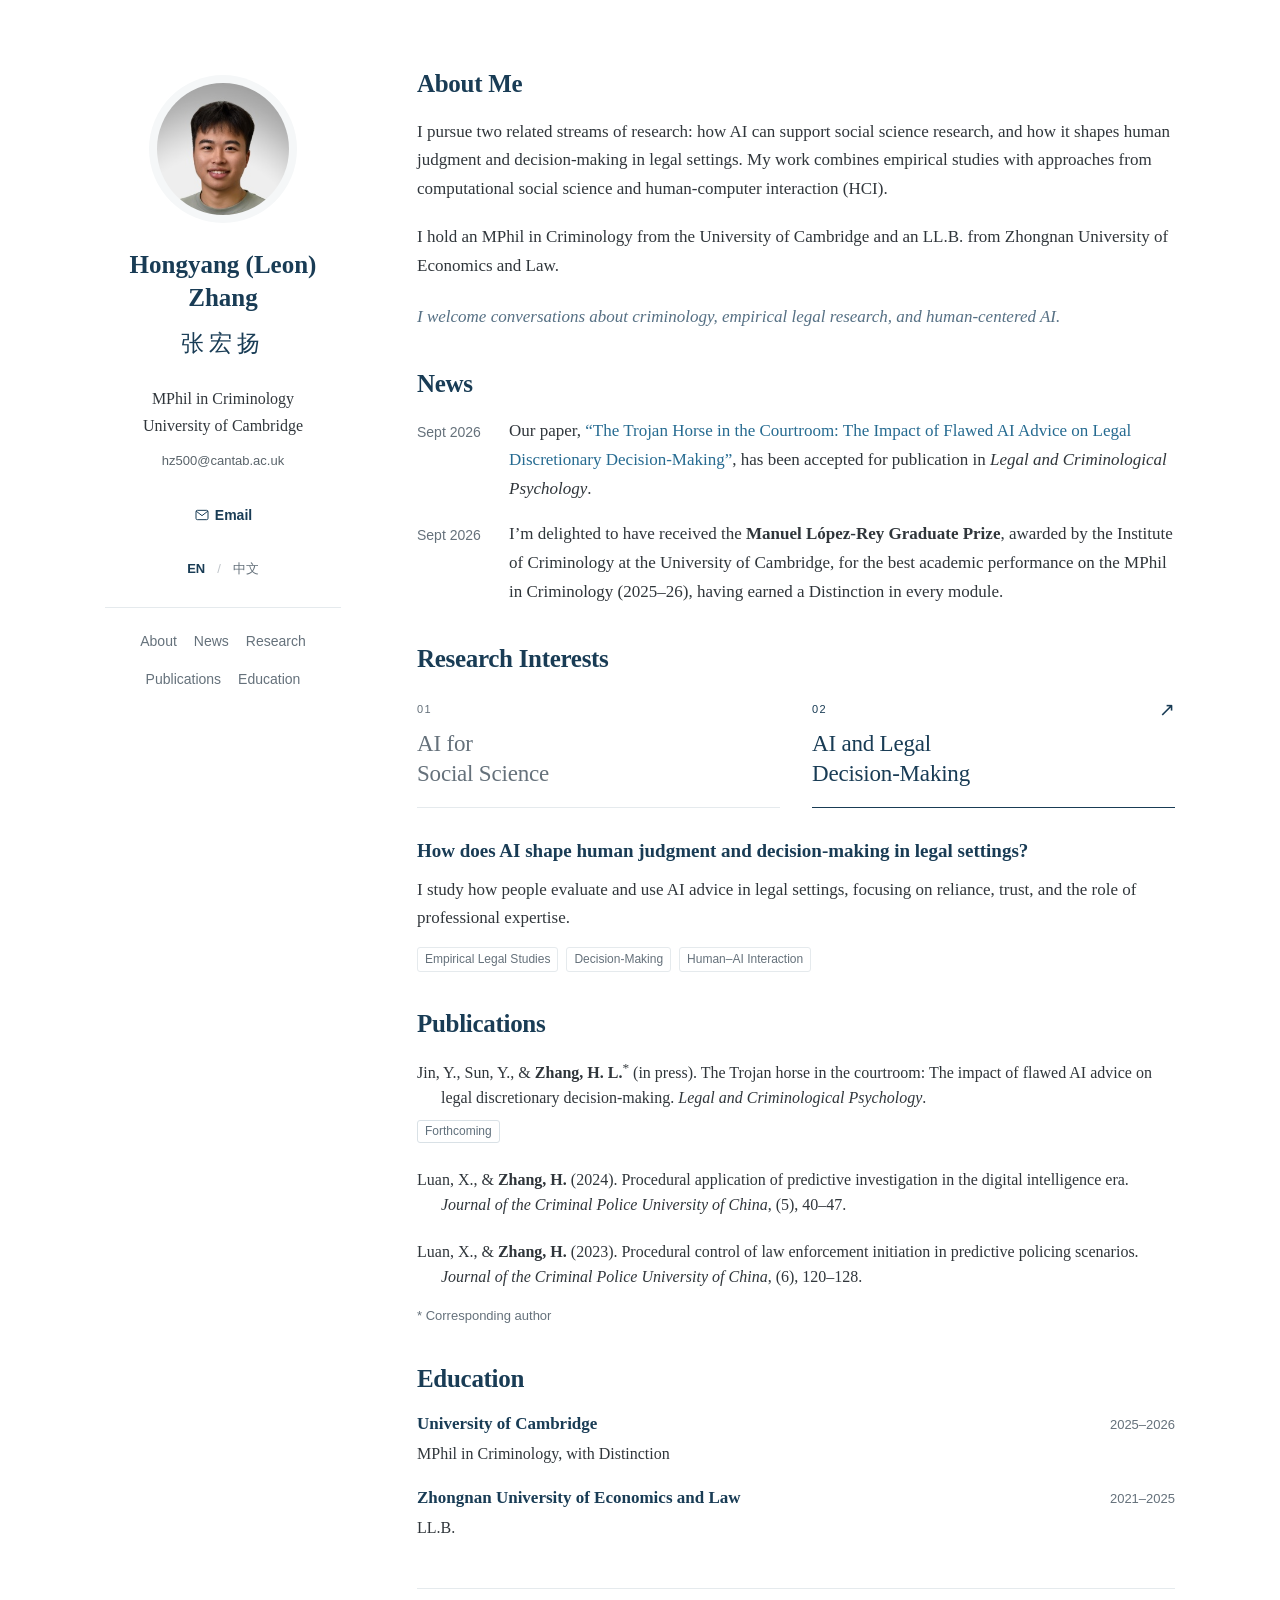
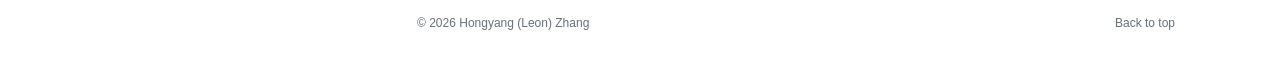
<file: index.html>
<!doctype html>
<html lang="en">
  <head>
    <meta charset="UTF-8" />
    <meta name="viewport" content="width=device-width, initial-scale=1.0" />
    <meta
      http-equiv="Content-Security-Policy"
      content="default-src 'self'; img-src 'self' data:; style-src 'self'; script-src 'self'; base-uri 'self'; object-src 'none'"
    />
    <meta
      name="description"
      content="Hongyang Leon Zhang (张宏扬), Cambridge MPhil in Criminology. Research in computational criminology, empirical legal studies, and human–AI interaction."
    />
    <meta name="author" content="Hongyang Leon Zhang (张宏扬)" />
    <meta name="robots" content="index, follow" />
    <meta name="theme-color" content="#ffffff" />
    <meta property="og:title" content="Hongyang Leon Zhang (张宏扬) | Academic Homepage" />
    <meta
      property="og:description"
      content="Hongyang Leon Zhang (张宏扬), Cambridge MPhil in Criminology. Research in computational criminology, empirical legal studies, and human–AI interaction."
    />
    <meta property="og:type" content="website" />
    <meta property="og:url" content="https://zhy1126.github.io/Hongyang-Leon-Zhang-Homepage/" />
    <title>Hongyang Leon Zhang (张宏扬) | Academic Homepage</title>
    <link rel="canonical" href="https://zhy1126.github.io/Hongyang-Leon-Zhang-Homepage/" />
    <link rel="icon" href="assets/favicon.svg" type="image/svg+xml" />
    <link rel="stylesheet" href="academic.css?v=20260930-8" />
    <script src="script.js?v=20260930-9" defer></script>
    <script type="application/ld+json">
      {
        "@context": "https://schema.org",
        "@type": "ProfilePage",
        "@id": "https://zhy1126.github.io/Hongyang-Leon-Zhang-Homepage/#profile",
        "url": "https://zhy1126.github.io/Hongyang-Leon-Zhang-Homepage/",
        "name": "Hongyang Leon Zhang (张宏扬) | Academic Homepage",
        "mainEntity": {
          "@type": "Person",
          "@id": "https://zhy1126.github.io/Hongyang-Leon-Zhang-Homepage/#person",
          "name": "Hongyang Leon Zhang",
          "alternateName": ["Hongyang (Leon) Zhang", "Hongyang Zhang", "张宏扬"],
          "url": "https://zhy1126.github.io/Hongyang-Leon-Zhang-Homepage/",
          "image": "https://zhy1126.github.io/Hongyang-Leon-Zhang-Homepage/assets/Hongyang_Zhang.jpg",
          "email": "hz500@cantab.ac.uk",
          "description": "Researcher in criminology, empirical legal studies, decision-making, and human–AI interaction.",
          "alumniOf": [
            {"@type": "CollegeOrUniversity", "name": "University of Cambridge"},
            {"@type": "CollegeOrUniversity", "name": "Zhongnan University of Economics and Law"}
          ]
        }
      }
    </script>
  </head>
  <body id="top">
    <a class="skip-link" href="#main-content" data-i18n="skip">Skip to content</a>
    <div class="academic-layout">
      <aside class="profile" aria-label="Profile">
        <figure class="hero-portrait">
          <img class="profile-photo" src="assets/Hongyang_Zhang.jpg" alt="Portrait of Hongyang Leon Zhang" width="148" height="148" />
        </figure>
        <h1 data-i18n="hero.name">Hongyang (Leon) Zhang</h1>
        <p class="native-name" data-i18n="hero.native_name">张宏扬</p>
        <div class="profile-affiliation">
          <p data-i18n="education.cambridge_degree">MPhil in Criminology</p>
          <p data-i18n="education.cambridge_school">University of Cambridge</p>
        </div>
        <a class="email" href="mailto:hz500@cantab.ac.uk">hz500@cantab.ac.uk</a>
        <div class="profile-links">
          <a href="mailto:hz500@cantab.ac.uk" aria-label="Email Hongyang Zhang">
            <svg viewBox="0 0 24 24" aria-hidden="true"><rect x="3" y="5" width="18" height="14" rx="2" /><path d="m3 6 9 7 9-7" /></svg>
            <span data-i18n="hero.email_label">Email</span>
          </a>
        </div>
        <div class="lang-switch" role="group" aria-label="Language">
          <button type="button" data-lang="en" class="is-active" aria-pressed="true">EN</button>
          <span aria-hidden="true">/</span>
          <button type="button" data-lang="zh" aria-pressed="false">中文</button>
        </div>
        <nav class="site-nav" aria-label="Main navigation">
          <a href="#about" data-i18n="nav.about">About</a>
          <a href="#news" data-i18n="nav.news">News</a>
          <a href="#interests" data-i18n="nav.interests">Research</a>
          <a href="#publications" data-i18n="nav.publications">Publications</a>
          <a href="#education" data-i18n="hero.education_label">Education</a>
        </nav>
      </aside>

      <main id="main-content">
        <section id="about" aria-labelledby="about-title">
          <h2 id="about-title" data-i18n="nav.about">About Me</h2>
          <p class="intro" data-i18n="about.lede">I pursue two related streams of research: how AI can support social science research, and how it shapes human judgment and decision-making in legal settings. My work combines empirical studies with approaches from computational social science and human-computer interaction (HCI).</p>
          <p data-i18n="about.body">I hold an MPhil in Criminology from the University of Cambridge and an LL.B. from Zhongnan University of Economics and Law.</p>
          <p class="welcome" data-i18n="contact.body">I welcome conversations about criminology, empirical legal research, and human-centered AI.</p>
        </section>

        <section id="news" aria-labelledby="news-title">
          <h2 id="news-title" data-i18n="nav.news">News</h2>
          <div class="dated-row news-entry">
            <time datetime="2026-09" data-i18n="news.acceptance.date">Sept 2026</time>
            <p data-i18n="news.acceptance.text">Our paper, <a href="#publication-trojan-horse">“The Trojan Horse in the Courtroom: The Impact of Flawed AI Advice on Legal Discretionary Decision-Making”</a>, has been accepted for publication in <em>Legal and Criminological Psychology</em>.</p>
          </div>
          <div class="dated-row news-entry">
            <time datetime="2026-09" data-i18n="news.prize.date">Sept 2026</time>
            <p data-i18n="news.prize.text">I’m delighted to have received the <strong>Manuel López-Rey Graduate Prize</strong>, awarded by the Institute of Criminology at the University of Cambridge, for the best academic performance on the MPhil in Criminology (2025–26), having earned a Distinction in every module.</p>
          </div>
        </section>

        <section id="interests" aria-labelledby="interests-title">
          <h2 id="interests-title" data-i18n="interests.title">Research Interests</h2>
          <div class="stream-controls" role="group" aria-label="Choose a research stream" hidden>
            <button type="button" data-stream="social" aria-controls="stream-social" aria-pressed="false">
              <span class="stream-number" aria-hidden="true">01</span>
              <span class="stream-direction" aria-hidden="true">↗</span>
              <span class="stream-name" data-i18n="stream.social.name">AI for<br />Social Science</span>
            </button>
            <button type="button" data-stream="legal" aria-controls="stream-legal" aria-pressed="false">
              <span class="stream-number" aria-hidden="true">02</span>
              <span class="stream-direction" aria-hidden="true">↗</span>
              <span class="stream-name" data-i18n="stream.legal.name">AI and Legal<br />Decision-Making</span>
            </button>
          </div>
          <div id="stream-social" class="stream-panel" data-stream-panel="social" role="region" aria-labelledby="stream-social-question">
            <h3 id="stream-social-question" data-i18n="stream.social.question">How can AI help us study social processes and test social science theories?</h3>
            <p data-i18n="stream.social.body">I explore how AI can support measurement, analysis, and simulation in social science, with theory guiding both research design and interpretation.</p>
            <ul class="research-tags">
              <li data-i18n="tag.criminology">Criminology</li>
              <li data-i18n="tag.css">Computational Social Science</li>
              <li data-i18n="tag.law">Empirical Legal Studies</li>
            </ul>
          </div>
          <div id="stream-legal" class="stream-panel" data-stream-panel="legal" role="region" aria-labelledby="stream-legal-question">
            <h3 id="stream-legal-question" data-i18n="stream.legal.question">How does AI shape human judgment and decision-making in legal settings?</h3>
            <p data-i18n="stream.legal.body">I study how people evaluate and use AI advice in legal settings, focusing on reliance, trust, and the role of professional expertise.</p>
            <ul class="research-tags">
              <li data-i18n="tag.law">Empirical Legal Studies</li>
              <li data-i18n="tag.decision">Decision-Making</li>
              <li data-i18n="tag.hai">Human–AI Interaction</li>
            </ul>
          </div>
        </section>

        <section id="publications" aria-labelledby="publications-title">
          <h2 id="publications-title" data-i18n="nav.publications">Publications</h2>
          <ol class="publication-list">
            <li id="publication-trojan-horse">
              <p class="apa-reference" lang="en">Jin, Y., Sun, Y., &amp; <strong>Zhang, H. L.</strong><sup aria-describedby="corresponding-author-note">*</sup> (in press). The Trojan horse in the courtroom: The impact of flawed AI advice on legal discretionary decision-making. <em>Legal and Criminological Psychology</em>.</p>
              <span class="status" data-i18n="publication.forthcoming">Forthcoming</span>
            </li>
            <li>
              <p class="apa-reference" data-i18n="publication.one.reference">Luan, X., &amp; <strong>Zhang, H.</strong> (2024). Procedural application of predictive investigation in the digital intelligence era. <em>Journal of the Criminal Police University of China</em>, (5), 40–47.</p>
            </li>
            <li>
              <p class="apa-reference" data-i18n="publication.two.reference">Luan, X., &amp; <strong>Zhang, H.</strong> (2023). Procedural control of law enforcement initiation in predictive policing scenarios. <em>Journal of the Criminal Police University of China</em>, (6), 120–128.</p>
            </li>
          </ol>
          <p class="publication-note" id="corresponding-author-note" data-i18n="publication.corresponding">* Corresponding author</p>
        </section>

        <section id="education" aria-labelledby="education-title">
          <h2 id="education-title" data-i18n="hero.education_label">Education</h2>
          <div class="education-row">
            <div><h3 data-i18n="education.cambridge_school">University of Cambridge</h3><p><span data-i18n="education.cambridge_degree">MPhil in Criminology</span>, <span data-i18n="education.cambridge_distinction">with Distinction</span></p></div>
            <span class="years">2025–2026</span>
          </div>
          <div class="education-row">
            <div><h3 data-i18n="education.zuel_school">Zhongnan University of Economics and Law</h3><p data-i18n="education.zuel_degree">LL.B.</p></div>
            <span class="years">2021–2025</span>
          </div>
        </section>
        <footer>
          <p>© <span id="current-year">2026</span> Hongyang (Leon) Zhang</p>
          <button type="button" id="back-to-top" data-i18n="footer.back">Back to top</button>
        </footer>
      </main>
    </div>
  </body>
</html>
</file>
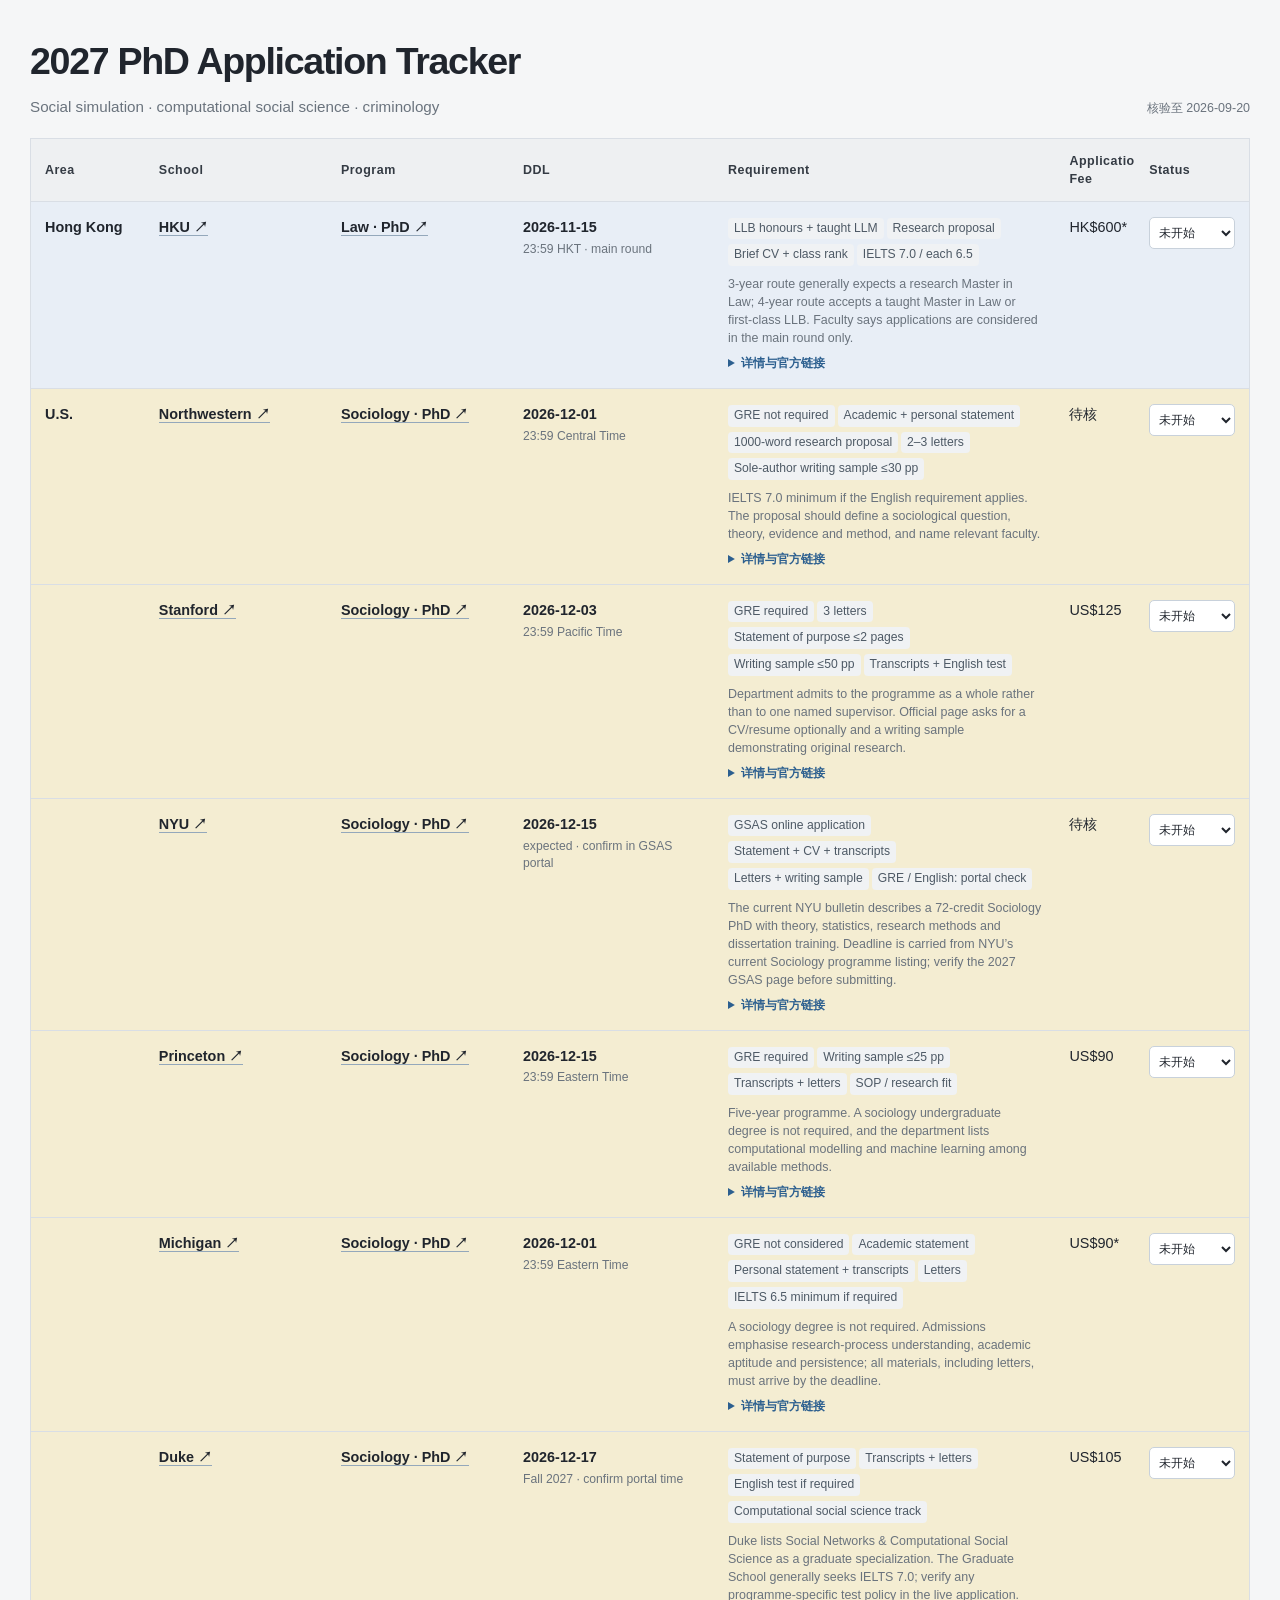
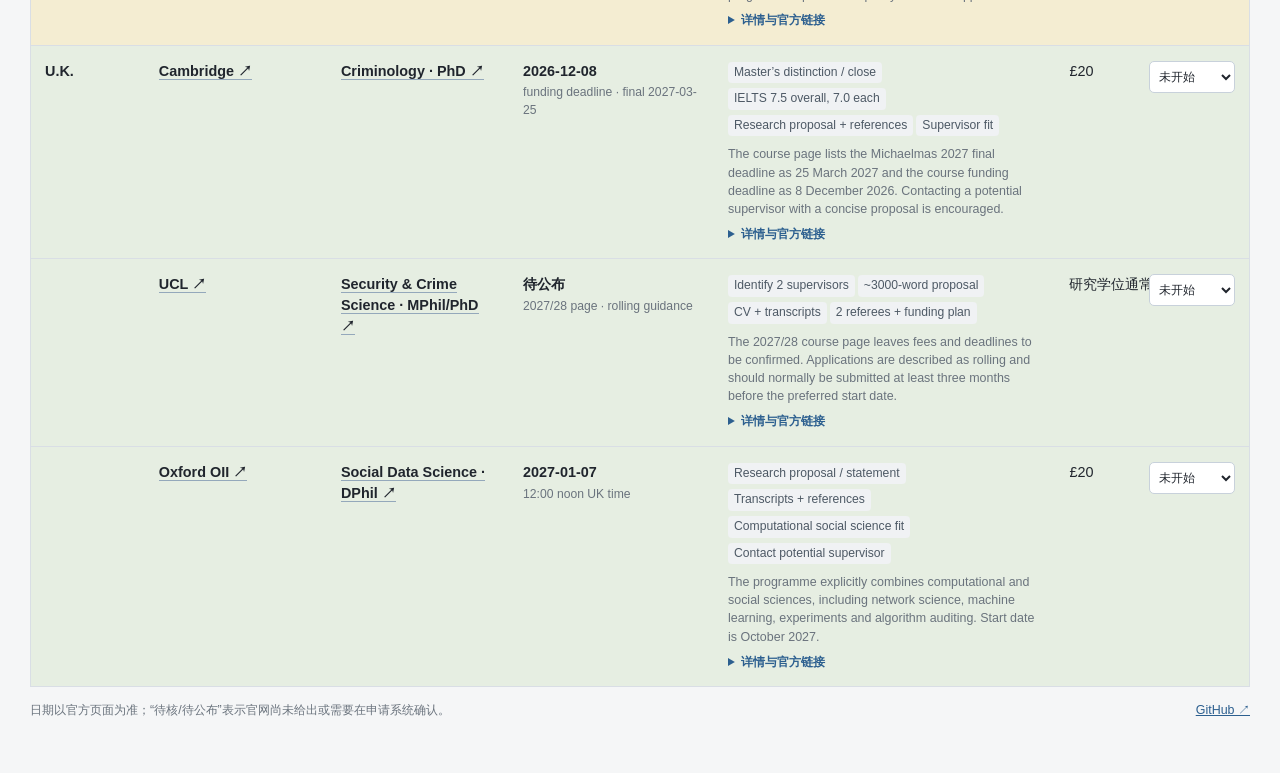
<file: phd-application-tracker/index.html>
<!doctype html>
<html lang="zh-CN">
<head>
  <meta charset="utf-8">
  <meta name="viewport" content="width=device-width, initial-scale=1">
  <meta name="description" content="2027 PhD application tracker">
  <title>2027 PhD Application Tracker</title>
  <style>
    :root{--ink:#20252d;--muted:#6a737d;--line:#d9dee5;--paper:#f5f6f7;--white:#fff;--accent:#2c5f8f;--hk:#e8eef6;--us:#f4edd2;--uk:#e6eee2}
    *{box-sizing:border-box} html{font-size:16px} body{margin:0;background:var(--paper);color:var(--ink);font-family:Inter,-apple-system,BlinkMacSystemFont,"Segoe UI","PingFang SC","Microsoft YaHei",sans-serif;line-height:1.45}
    .wrap{max-width:1480px;margin:0 auto;padding:34px 30px 54px}.top{display:flex;align-items:end;justify-content:space-between;gap:20px;margin-bottom:20px}.top h1{margin:0;font-size:clamp(1.7rem,3vw,2.35rem);font-weight:700;letter-spacing:-.035em}.top p{margin:7px 0 0;color:var(--muted);font-size:.95rem}.updated{color:var(--muted);font-size:.78rem;white-space:nowrap}.table-shell{background:var(--white);border:1px solid var(--line);overflow:auto}.tracker{width:100%;min-width:1030px;border-collapse:collapse;table-layout:fixed}.tracker th{background:#eef0f2;color:#343b44;text-align:left;font-size:.78rem;letter-spacing:.04em;font-weight:700;padding:13px 14px;border-bottom:1px solid var(--line);position:sticky;top:0;z-index:1}.tracker th:nth-child(1){width:10%}.tracker th:nth-child(2){width:16%}.tracker th:nth-child(3){width:16%}.tracker th:nth-child(4){width:18%}.tracker th:nth-child(5){width:30%}.tracker th:nth-child(6){width:7%}.tracker th:nth-child(7){width:10%}.tracker td{vertical-align:top;padding:15px 14px;border-bottom:1px solid var(--line);font-size:.9rem}.tracker tr:last-child td{border-bottom:0}.area{font-weight:650}.region-hong-kong{background:var(--hk)}.region-us{background:var(--us)}.region-uk{background:var(--uk)}.school a,.program a{color:var(--ink);font-weight:700;text-decoration:none;border-bottom:1px solid #94a8bb}.school a:hover,.program a:hover{color:var(--accent);border-color:var(--accent)}.program small{display:block;color:var(--muted);font-size:.76rem;margin-top:3px}.deadline{font-variant-numeric:tabular-nums}.deadline strong{display:block;font-weight:700}.deadline span{display:block;color:var(--muted);font-size:.76rem;margin-top:3px}.req{color:#414951}.req .tag{display:inline-block;color:#4d5965;background:#f0f2f4;border-radius:4px;padding:2px 6px;margin:0 3px 4px 0;font-size:.76rem}.req-note{font-size:.78rem;color:var(--muted);margin-top:5px}.fee{font-variant-numeric:tabular-nums;white-space:nowrap}.status{width:100%;border:1px solid #c8d1db;border-radius:5px;padding:7px 5px;background:#fff;color:var(--ink);font:inherit;font-size:.78rem}.status:focus{outline:2px solid #91b4d1;outline-offset:1px}.detail{margin-top:8px;color:var(--muted);font-size:.76rem}.detail summary{cursor:pointer;color:var(--accent);font-weight:650}.detail p{margin:8px 0}.sources{display:flex;flex-wrap:wrap;gap:8px}.sources a{color:var(--accent);text-decoration:none}.sources a:hover{text-decoration:underline}.foot{margin-top:14px;display:flex;justify-content:space-between;gap:18px;color:var(--muted);font-size:.78rem}.foot a{color:var(--accent)}
    @media (max-width:760px){.wrap{padding:24px 14px 40px}.top{display:block}.updated{margin-top:10px}.table-shell{background:transparent;border:0;overflow:visible}.tracker,.tracker tbody,.tracker tr,.tracker td{display:block;width:100%;min-width:0}.tracker{border:0}.tracker thead{display:none}.tracker tr{background:#fff;border:1px solid var(--line);margin:0 0 12px;padding:0;border-radius:7px;overflow:hidden}.tracker td{border:0;border-bottom:1px solid #edf0f2;padding:10px 13px}.tracker td:last-child{border-bottom:0}.tracker td::before{display:block;color:var(--muted);font-size:.7rem;letter-spacing:.05em;font-weight:700;margin-bottom:3px}.tracker td:nth-child(1)::before{content:"AREA"}.tracker td:nth-child(2)::before{content:"SCHOOL"}.tracker td:nth-child(3)::before{content:"PROGRAM"}.tracker td:nth-child(4)::before{content:"DDL"}.tracker td:nth-child(5)::before{content:"REQUIREMENT"}.tracker td:nth-child(6)::before{content:"APPLICATION FEE"}.tracker td:nth-child(7)::before{content:"STATUS"}.foot{display:block}.foot span{display:block;margin-top:5px}}
  </style>
</head>
<body>
  <main class="wrap">
    <header class="top">
      <div><h1>2027 PhD Application Tracker</h1><p>Social simulation · computational social science · criminology</p></div>
      <div class="updated">核验至 2026-09-20</div>
    </header>
    <div class="table-shell">
      <table class="tracker">
        <thead><tr><th>Area</th><th>School</th><th>Program</th><th>DDL</th><th>Requirement</th><th>Application Fee</th><th>Status</th></tr></thead>
        <tbody id="rows"></tbody>
      </table>
    </div>
    <footer class="foot"><span>日期以官方页面为准；“待核/待公布”表示官网尚未给出或需要在申请系统确认。</span><a href="https://github.com/zhy1126/phd-application-tracker-2027" target="_blank" rel="noopener">GitHub ↗</a></footer>
  </main>
  <script>
    const applications = [
      {area:'Hong Kong', region:'hong-kong', school:'HKU', program:'Law · PhD', schoolUrl:'https://www.law.hku.hk/', programUrl:'https://www.law.hku.hk/prospective-students/research-programmes-phd-2/', ddl:'2026-11-15', ddlSub:'23:59 HKT · main round', fee:'HK$600*', req:['LLB honours + taught LLM','Research proposal','Brief CV + class rank','IELTS 7.0 / each 6.5'], note:'3-year route generally expects a research Master in Law; 4-year route accepts a taught Master in Law or first-class LLB. Faculty says applications are considered in the main round only.', source:'https://www.law.hku.hk/prospective-students/research-programmes-phd-2/'},
      {area:'U.S.', region:'us', school:'Northwestern', program:'Sociology · PhD', schoolUrl:'https://sociology.northwestern.edu/graduate/', programUrl:'https://sociology.northwestern.edu/graduate/admissions/', ddl:'2026-12-01', ddlSub:'23:59 Central Time', fee:'待核', req:['GRE not required','Academic + personal statement','1000-word research proposal','2–3 letters','Sole-author writing sample ≤30 pp'], note:'IELTS 7.0 minimum if the English requirement applies. The proposal should define a sociological question, theory, evidence and method, and name relevant faculty.', source:'https://sociology.northwestern.edu/graduate/admissions/'},
      {area:'', region:'us', school:'Stanford', program:'Sociology · PhD', schoolUrl:'https://sociology.stanford.edu/doctoral/phd-program', programUrl:'https://sociology.stanford.edu/doctoral/phd-program/applying-phd', ddl:'2026-12-03', ddlSub:'23:59 Pacific Time', fee:'US$125', req:['GRE required','3 letters','Statement of purpose ≤2 pages','Writing sample ≤50 pp','Transcripts + English test'], note:'Department admits to the programme as a whole rather than to one named supervisor. Official page asks for a CV/resume optionally and a writing sample demonstrating original research.', source:'https://sociology.stanford.edu/doctoral/phd-program/applying-phd'},
      {area:'', region:'us', school:'NYU', program:'Sociology · PhD', schoolUrl:'https://as.nyu.edu/departments/sociology.html', programUrl:'https://nyu-public.courseleaf.com/graduate/arts-science/programs/sociology-phd/', ddl:'2026-12-15', ddlSub:'expected · confirm in GSAS portal', fee:'待核', req:['GSAS online application','Statement + CV + transcripts','Letters + writing sample','GRE / English: portal check'], note:'The current NYU bulletin describes a 72-credit Sociology PhD with theory, statistics, research methods and dissertation training. Deadline is carried from NYU’s current Sociology programme listing; verify the 2027 GSAS page before submitting.', source:'https://nyu-public.courseleaf.com/graduate/arts-science/programs/sociology-phd/'},
      {area:'', region:'us', school:'Princeton', program:'Sociology · PhD', schoolUrl:'https://sociology.princeton.edu/graduate-program', programUrl:'https://gradschool.princeton.edu/academics/degrees-requirements/fields-study/sociology', ddl:'2026-12-15', ddlSub:'23:59 Eastern Time', fee:'US$90', req:['GRE required','Writing sample ≤25 pp','Transcripts + letters','SOP / research fit'], note:'Five-year programme. A sociology undergraduate degree is not required, and the department lists computational modelling and machine learning among available methods.', source:'https://gradschool.princeton.edu/academics/degrees-requirements/fields-study/sociology'},
      {area:'', region:'us', school:'Michigan', program:'Sociology · PhD', schoolUrl:'https://lsa.umich.edu/soc/graduates.html', programUrl:'https://lsa.umich.edu/soc/graduates/application-procedures.html', ddl:'2026-12-01', ddlSub:'23:59 Eastern Time', fee:'US$90*', req:['GRE not considered','Academic statement','Personal statement + transcripts','Letters','IELTS 6.5 minimum if required'], note:'A sociology degree is not required. Admissions emphasise research-process understanding, academic aptitude and persistence; all materials, including letters, must arrive by the deadline.', source:'https://lsa.umich.edu/soc/graduates/application-procedures.html'},
      {area:'', region:'us', school:'Duke', program:'Sociology · PhD', schoolUrl:'https://sociology.duke.edu/graduate', programUrl:'https://gradschool.duke.edu/academics/programs-degrees/sociology/', ddl:'2026-12-17', ddlSub:'Fall 2027 · confirm portal time', fee:'US$105', req:['Statement of purpose','Transcripts + letters','English test if required','Computational social science track'], note:'Duke lists Social Networks & Computational Social Science as a graduate specialization. The Graduate School generally seeks IELTS 7.0; verify any programme-specific test policy in the live application.', source:'https://gradschool.duke.edu/academics/programs-degrees/sociology/'},
      {area:'U.K.', region:'uk', school:'Cambridge', program:'Criminology · PhD', schoolUrl:'https://www.crim.cam.ac.uk/', programUrl:'https://www.postgraduate.study.cam.ac.uk/courses/directory/lwcrpdpcr/apply', ddl:'2026-12-08', ddlSub:'funding deadline · final 2027-03-25', fee:'£20', req:['Master’s distinction / close','IELTS 7.5 overall, 7.0 each','Research proposal + references','Supervisor fit'], note:'The course page lists the Michaelmas 2027 final deadline as 25 March 2027 and the course funding deadline as 8 December 2026. Contacting a potential supervisor with a concise proposal is encouraged.', source:'https://www.postgraduate.study.cam.ac.uk/courses/directory/lwcrpdpcr/requirements'},
      {area:'', region:'uk', school:'UCL', program:'Security & Crime Science · MPhil/PhD', schoolUrl:'https://www.ucl.ac.uk/security-crime-science/', programUrl:'https://www.ucl.ac.uk/prospective-students/graduate/research-degrees/security-and-crime-science-mphil-phd', ddl:'待公布', ddlSub:'2027/28 page · rolling guidance', fee:'研究学位通常不收处理费', req:['Identify 2 supervisors','~3000-word proposal','CV + transcripts','2 referees + funding plan'], note:'The 2027/28 course page leaves fees and deadlines to be confirmed. Applications are described as rolling and should normally be submitted at least three months before the preferred start date.', source:'https://www.ucl.ac.uk/prospective-students/graduate/research-degrees/security-and-crime-science-mphil-phd'},
      {area:'', region:'uk', school:'Oxford OII', program:'Social Data Science · DPhil', schoolUrl:'https://www.oii.ox.ac.uk/', programUrl:'https://www.oii.ox.ac.uk/study/dphil-in-social-data-science/', ddl:'2027-01-07', ddlSub:'12:00 noon UK time', fee:'£20', req:['Research proposal / statement','Transcripts + references','Computational social science fit','Contact potential supervisor'], note:'The programme explicitly combines computational and social sciences, including network science, machine learning, experiments and algorithm auditing. Start date is October 2027.', source:'https://www.oii.ox.ac.uk/study/dphil-in-social-data-science/'}
    ];
    const statusKey='phd-tracker-status-v1';
    const saved=JSON.parse(localStorage.getItem(statusKey)||'{}');
    const labels=['未开始','准备中','已提交'];
    const rows=document.getElementById('rows');
    applications.forEach((item,index)=>{
      const tr=document.createElement('tr');
      tr.className='region-'+item.region;
      const area=item.area?`<td class="area">${item.area}</td>`:'<td aria-label="同上"></td>';
      tr.innerHTML=`${area}<td class="school"><a href="${item.schoolUrl}" target="_blank" rel="noopener">${item.school} ↗</a></td><td class="program"><a href="${item.programUrl}" target="_blank" rel="noopener">${item.program} ↗</a></td><td class="deadline"><strong>${item.ddl}</strong><span>${item.ddlSub}</span></td><td class="req"><div>${item.req.map(tag=>`<span class="tag">${tag}</span>`).join('')}</div><div class="req-note">${item.note}</div><details class="detail"><summary>详情与官方链接</summary><p>${item.note}</p><div class="sources"><a href="${item.source}" target="_blank" rel="noopener">打开官方项目页 ↗</a></div></details></td><td class="fee">${item.fee}</td><td><select class="status" aria-label="${item.school} 状态" data-index="${index}">${labels.map(label=>`<option>${label}</option>`).join('')}</select></td>`;
      rows.appendChild(tr);
      const select=tr.querySelector('select'); select.value=saved[index]||labels[0]; select.addEventListener('change',()=>{saved[index]=select.value;localStorage.setItem(statusKey,JSON.stringify(saved));});
    });
  </script>
</body>
</html>
</file>
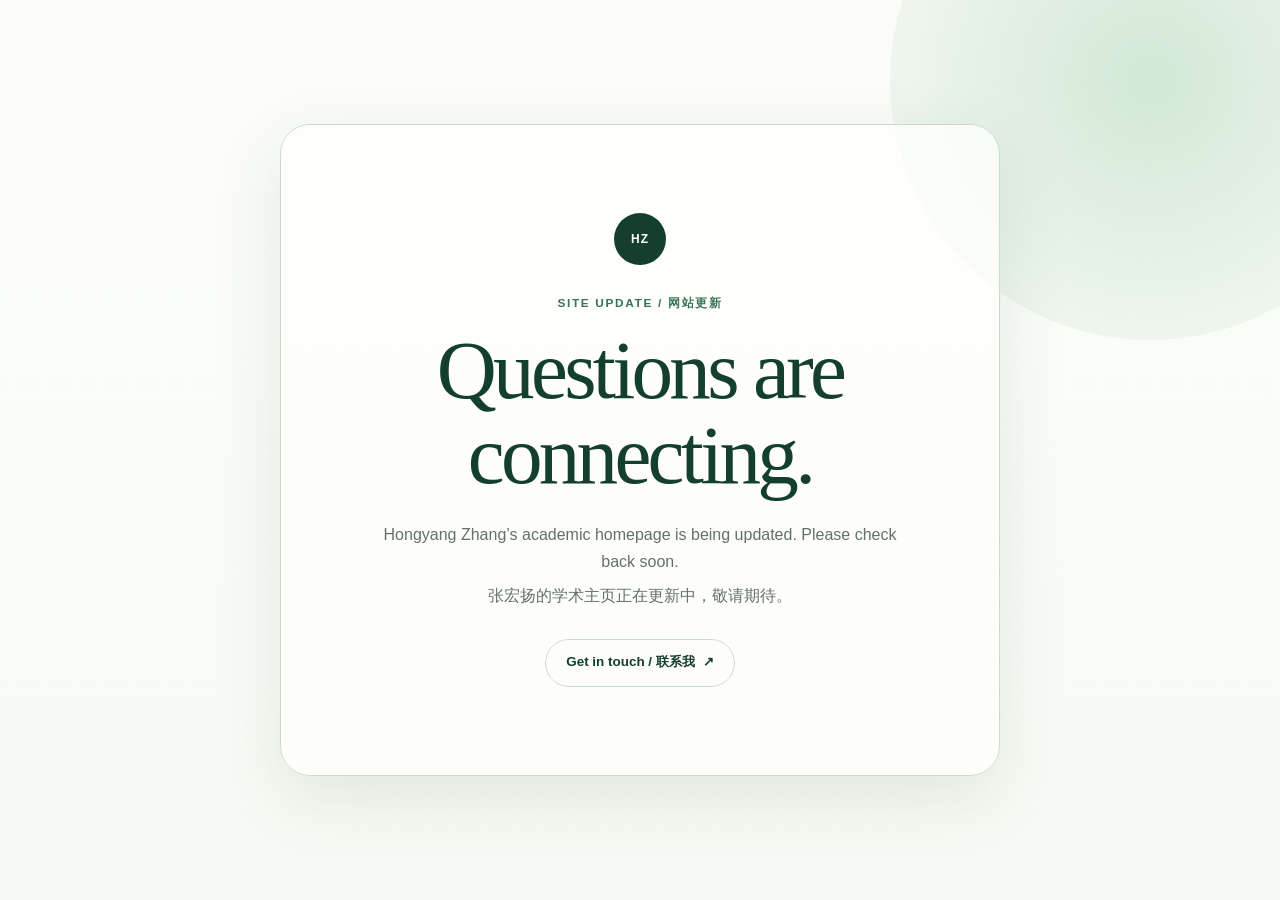
<file: maintenance.html>
<!doctype html>
<html lang="en">
  <head>
    <meta charset="UTF-8" />
    <meta name="viewport" content="width=device-width, initial-scale=1.0" />
    <meta name="robots" content="noindex, nofollow" />
    <meta name="theme-color" content="#eef6ef" />
    <title>Hongyang Zhang | Site update</title>
    <link rel="icon" href="assets/favicon.svg" type="image/svg+xml" />
    <link rel="stylesheet" href="styles.css" />
  </head>
  <body class="maintenance-page">
    <main class="maintenance-card">
      <div class="maintenance-mark" aria-hidden="true">HZ</div>
      <p class="section-index">Site update / 网站更新</p>
      <h1>Questions are connecting.</h1>
      <p class="maintenance-en">
        Hongyang Zhang’s academic homepage is being updated. Please check back soon.
      </p>
      <p class="maintenance-zh">张宏扬的学术主页正在更新中，敬请期待。</p>
      <a class="button button-quiet" href="mailto:hz500@cantab.ac.uk">
        Get in touch / 联系我 <span aria-hidden="true">↗</span>
      </a>
    </main>
  </body>
</html>
</file>
<file: academic.css>
:root {
  color-scheme: light;
  --ink: #30363b;
  --heading: #193c55;
  --link: #266b91;
  --muted: #65717b;
  --line: #e5eaed;
  --serif: "Iowan Old Style", "Palatino Linotype", "Book Antiqua", Palatino, Georgia, serif;
  --sans: -apple-system, BlinkMacSystemFont, "Segoe UI", sans-serif;
}
* { box-sizing: border-box; }
[hidden] { display: none !important; }
html { scroll-behavior: smooth; scroll-padding-top: 35px; }
body { margin: 0; background: #fff; color: var(--ink); font-family: var(--serif); font-size: 17px; line-height: 1.7; -webkit-font-smoothing: antialiased; }
html[lang="zh-CN"] { --serif: "Songti SC", "Noto Serif SC", STSong, Georgia, serif; --sans: "PingFang SC", "Microsoft YaHei", sans-serif; }
button, a { -webkit-tap-highlight-color: transparent; }
a { color: var(--link); text-decoration: none; text-underline-offset: 4px; }
a:hover { text-decoration: underline; }
a:focus-visible, button:focus-visible { outline: 2px solid var(--link); outline-offset: 5px; border-radius: 2px; }
button { font: inherit; cursor: pointer; }
p { margin: 0 0 19px; }
h1, h2, h3 { color: var(--heading); }
h1, h2 { font-weight: 650; }
h2 { margin: 0 0 17px; font-size: 25px; line-height: 1.3; letter-spacing: -.3px; }
h3 { margin: 0 0 7px; font-size: 18px; line-height: 1.45; font-weight: 600; }
strong { font-weight: 650; }
.academic-layout { width: min(1070px, calc(100% - 88px)); margin: 68px auto 0; display: grid; grid-template-columns: 236px minmax(0, 1fr); gap: 76px; align-items: start; }
.profile { position: sticky; top: 64px; text-align: center; padding-top: 7px; }
.hero-portrait { margin: 0 0 25px; }
.profile-photo { display: block; width: 148px; height: 148px; padding: 8px; border-radius: 50%; object-fit: cover; object-position: 50% 0%; margin: 0 auto; background: #f5f7f8; }
.profile h1 { font-size: 25px; line-height: 1.32; margin: 0 auto 10px; max-width: 235px; }
.native-name { color: var(--heading); font-family: "Songti SC", STSong, Georgia, serif; font-size: 23px; letter-spacing: 5px; margin-bottom: 22px; }
html[lang="zh-CN"] .profile h1 { letter-spacing: 3px; }
html[lang="zh-CN"] .native-name { font-family: var(--serif); font-size: 17px; letter-spacing: 0; }
.profile-affiliation { font-size: 16px; margin-bottom: 7px; }
.profile-affiliation p { margin: 0; }
.email { color: #59636a; font-family: var(--sans); font-size: 13px; overflow-wrap: anywhere; }
.profile-links { display: flex; justify-content: center; align-items: center; gap: 24px; margin: 25px 0 23px; font: 600 14px/1.4 var(--sans); }
.profile-links a { color: var(--heading); display: inline-flex; align-items: center; gap: 5px; min-height: 30px; }
.profile-links svg { width: 16px; height: 16px; fill: none; stroke: currentColor; stroke-width: 1.5; }
.lang-switch { display: flex; align-items: center; justify-content: center; gap: 8px; color: #c0c5ca; font: 13px/1.5 var(--sans); }
.lang-switch button { border: 0; padding: 5px 4px; background: none; color: var(--muted); min-height: 30px; }
.lang-switch .is-active { color: var(--heading); font-weight: 650; }
.site-nav { display: flex; flex-wrap: wrap; justify-content: center; column-gap: 17px; row-gap: 7px; margin: 24px auto 0; padding: 18px 0 0; border-top: 1px solid var(--line); font: 14px/1.6 var(--sans); }
.site-nav a { color: var(--muted); padding: 4px 0; }
.site-nav a:hover { color: var(--heading); }
main { min-width: 0; }
section { margin: 0 0 36px; }
.welcome { color: #567084; font-style: italic; margin: 22px 0 0; }
.dated-row { display: grid; grid-template-columns: 53px minmax(0, 1fr); gap: 18px; }
.dated-row time { color: var(--muted); font: 14px/1.8 var(--sans); padding-top: 3px; }
.dated-row p { margin-bottom: 0; }
.stream-controls { display: grid; grid-template-columns: repeat(2, minmax(0, 1fr)); gap: 32px; margin: 25px 0 29px; }
.stream-controls button { display: grid; grid-template-columns: 1fr auto; align-content: start; align-items: center; row-gap: 10px; min-width: 0; padding: 0 0 18px; text-align: left; border: 0; border-bottom: 1px solid var(--line); border-radius: 0; background: transparent; color: var(--muted); transition: color 160ms ease, border-color 160ms ease; }
.stream-number { font: 11px/1.5 var(--sans); letter-spacing: .12em; }
.stream-name { grid-column: 1 / -1; font: 500 23px/1.3 var(--serif); letter-spacing: -.2px; }
.stream-direction { font: 19px/1 var(--sans); opacity: 0; transform: translate(-3px, 3px); transition: opacity 160ms ease, transform 160ms ease; }
.stream-controls button:hover { color: var(--heading); border-bottom-color: #b6c8d3; }
.stream-controls button[aria-pressed="true"] { border-bottom-color: var(--heading); color: var(--heading); }
.stream-controls button[aria-pressed="true"] .stream-direction, .stream-controls button:hover .stream-direction, .stream-controls button:focus-visible .stream-direction { opacity: 1; transform: translate(0, 0); }
.stream-panel + .stream-panel { margin-top: 25px; }
.stream-controls:not([hidden]) ~ .stream-panel { margin-top: 0; }
.stream-panel h3 { margin-bottom: 11px; font-size: 19px; font-weight: 600; }
.stream-panel > p { margin-bottom: 14px; }
.research-tags { display: flex; flex-wrap: wrap; gap: 6px 8px; list-style: none; padding: 0; margin: 0; color: var(--muted); font: 12px/1.6 var(--sans); }
.research-tags li { border: 1px solid var(--line); border-radius: 3px; padding: 2px 7px; }
#publication-trojan-horse:target { background: #f3f7f9; outline: 6px solid #f3f7f9; }
.status { display: inline-block; color: #60707c; border: 1px solid #d9e1e6; border-radius: 3px; font: 12px/1.6 var(--sans); padding: 1px 7px; }
.publication-note { margin: 16px 0 0; color: var(--muted); font: 13px/1.6 var(--sans); }
.publication-list { list-style: none; padding: 0; margin: 0; }
.publication-list li + li { margin-top: 23px; }
.publication-list p { font-size: 16px; line-height: 1.55; }
.publication-list .status { margin-top: 9px; }
.publication-list .apa-reference { margin: 0; padding-left: 1.5em; text-indent: -1.5em; }
.education-row { display: flex; justify-content: space-between; gap: 22px; align-items: baseline; margin-bottom: 19px; }
.education-row h3 { font-size: 17px; margin-bottom: 3px; }
.education-row p { margin: 0; font-size: 16px; }
.years { font: 13px/1.6 var(--sans); color: var(--muted); white-space: nowrap; }
footer { border-top: 1px solid var(--line); margin: 47px 0 0; padding: 20px 0 31px; display: flex; justify-content: space-between; align-items: center; gap: 16px; font: 12px/1.6 var(--sans); color: var(--muted); }
footer p { margin: 0; }
footer button { border: 0; background: none; color: var(--muted); padding: 5px 0; }
.skip-link { position: absolute; left: 12px; top: -100px; padding: 10px 20px; background: white; z-index: 10; }
.skip-link:focus { top: 10px; }
@media (min-width: 1440px) { .academic-layout { margin-top: 84px; } }
@media (max-width: 1000px) { .academic-layout { width: calc(100% - 60px); grid-template-columns: 210px minmax(0, 1fr); gap: 44px; margin-top: 48px; } .profile { top: 40px; } .profile h1 { font-size: 23px; } }
@media (max-width: 760px) {
  .academic-layout { width: min(620px, calc(100% - 40px)); display: block; margin-top: 32px; }
  .profile { position: static; padding: 0 0 28px; margin-bottom: 32px; border-bottom: 1px solid var(--line); }
  .profile-photo { width: 116px; height: 116px; padding: 6px; }
  .hero-portrait { margin-bottom: 17px; }
  .profile h1 { max-width: none; font-size: 26px; }
  .native-name { font-size: 21px; margin-bottom: 15px; }
  .profile-links { margin: 16px 0 8px; }
  .site-nav { border: 0; margin-top: 10px; padding-top: 0; }
  h2 { font-size: 23px; }
  body { font-size: 16px; line-height: 1.75; }
  section { margin-bottom: 32px; }
  .dated-row { grid-template-columns: 43px minmax(0, 1fr); gap: 12px; }
  .stream-controls { gap: 24px; }
  .education-row { flex-direction: column; gap: 3px; }
  .years { order: -1; }
  footer { flex-wrap: wrap; margin-top: 30px; }
}
@media (prefers-reduced-motion: reduce) { html { scroll-behavior: auto; } }

/* Dates remain aligned when a news item includes a month. */
#news .dated-row { grid-template-columns: 74px minmax(0, 1fr); }
.news-entry + .news-entry { margin-top: 16px; }
@media (max-width: 760px) {
  #news .dated-row { grid-template-columns: 64px minmax(0, 1fr); }
  .lang-switch button, .profile-links a, .site-nav a { min-height: 44px; }
  .site-nav a { display: inline-flex; align-items: center; }
}
@media (max-width: 460px) {
  .stream-controls { gap: 20px; margin-top: 23px; }
  .stream-name { font-size: 20px; }
}
@media (max-width: 380px) { .stream-name { font-size: 18px; } }
@media (prefers-reduced-motion: reduce) { .stream-controls button, .stream-direction { transition: none; } }
</file>
<file: styles.css>
:root {
  --paper: #fafcf7;
  --paper-soft: #f1f5ed;
  --mint: #dcecdf;
  --mint-strong: #c3dfc9;
  --forest: #143f2d;
  --leaf: #397357;
  --leaf-hover: #285c43;
  --ink: #1b2b23;
  --muted: #627168;
  --line: #ccdbcf;
  --white: #ffffff;
  --shadow: 0 24px 70px rgba(33, 81, 55, 0.11);
  --container: min(1080px, calc(100% - 64px));
  --serif: "Iowan Old Style", "Palatino Linotype", "Book Antiqua", Palatino, Georgia, serif;
  --sans: Inter, ui-sans-serif, -apple-system, BlinkMacSystemFont, "Segoe UI", sans-serif;
}

html[lang="zh-CN"] {
  --serif: "Noto Serif SC", "Songti SC", STSong, SimSun, Georgia, serif;
  --sans: "Noto Sans SC", "Microsoft YaHei", "PingFang SC", sans-serif;
}

* {
  box-sizing: border-box;
}

html {
  scroll-behavior: smooth;
  scroll-padding-top: 88px;
}

body {
  margin: 0;
  overflow-x: clip;
  color: var(--ink);
  background: linear-gradient(180deg, #fbfcf8 0%, var(--paper) 38%, #f7faf4 100%);
  font-family: var(--sans);
  font-size: 16px;
  line-height: 1.7;
  text-rendering: optimizeLegibility;
  -webkit-font-smoothing: antialiased;
}

body::before {
  position: fixed;
  inset: 0;
  z-index: -1;
  background-image: radial-gradient(rgba(20, 63, 45, 0.035) 0.7px, transparent 0.7px);
  background-size: 11px 11px;
  pointer-events: none;
  content: "";
}

a {
  color: inherit;
}

button,
a {
  -webkit-tap-highlight-color: transparent;
}

h1,
h2,
h3,
p {
  margin-top: 0;
}

h1,
h2,
h3 {
  text-wrap: balance;
}

h1,
h2 {
  font-family: var(--serif);
  font-weight: 500;
  letter-spacing: -0.045em;
}

h2 {
  margin-bottom: 0;
  color: var(--forest);
  font-size: clamp(2.45rem, 4vw, 4.3rem);
  line-height: 1.04;
}

h3 {
  color: var(--forest);
  font-family: var(--serif);
  font-size: 1.42rem;
  font-weight: 600;
  line-height: 1.25;
}

::selection {
  color: var(--forest);
  background: var(--mint-strong);
}

.container {
  width: var(--container);
  margin-inline: auto;
}

.section-shell {
  padding: 118px 0;
}

.tinted {
  background: var(--paper-soft);
  border-block: 1px solid rgba(57, 115, 87, 0.12);
}

.sr-only {
  position: absolute;
  width: 1px;
  height: 1px;
  padding: 0;
  margin: -1px;
  overflow: hidden;
  clip: rect(0, 0, 0, 0);
  white-space: nowrap;
  border: 0;
}

.skip-link {
  position: fixed;
  top: 12px;
  left: 12px;
  z-index: 200;
  padding: 10px 16px;
  color: var(--white);
  background: var(--forest);
  border-radius: 100px;
  transform: translateY(-160%);
  transition: transform 180ms ease;
}

.skip-link:focus {
  transform: translateY(0);
}

.site-header {
  position: sticky;
  top: 0;
  z-index: 100;
  background: rgba(251, 253, 249, 0.87);
  border-bottom: 1px solid transparent;
  backdrop-filter: blur(16px);
  transition: border-color 180ms ease, box-shadow 180ms ease;
}

.site-header.is-scrolled {
  border-color: rgba(57, 115, 87, 0.13);
  box-shadow: 0 6px 30px rgba(20, 63, 45, 0.04);
}

.header-inner {
  display: flex;
  width: min(1320px, calc(100% - 64px));
  align-items: center;
  justify-content: space-between;
  min-height: 84px;
}

.wordmark {
  display: inline-flex;
  gap: 12px;
  align-items: center;
  color: var(--forest);
  font-family: var(--sans);
  font-size: 0.82rem;
  font-weight: 760;
  letter-spacing: 0.11em;
  text-transform: uppercase;
  text-decoration: none;
}

.wordmark-mark {
  display: grid;
  width: 36px;
  height: 36px;
  place-items: center;
  color: var(--white);
  background: var(--forest);
  border-radius: 50%;
  font-family: var(--sans);
  font-size: 0.7rem;
  font-weight: 700;
  letter-spacing: 0.06em;
}

.site-nav {
  display: flex;
  gap: clamp(18px, 2vw, 31px);
  align-items: center;
}

.site-nav a {
  color: #3e5147;
  font-size: 0.72rem;
  font-weight: 720;
  letter-spacing: 0.09em;
  text-transform: uppercase;
  text-decoration: none;
  transition: color 160ms ease;
}

.site-nav a:hover,
.site-nav a:focus-visible {
  color: var(--leaf);
}

.site-nav .nav-cv {
  padding: 8px 0 5px;
  color: var(--forest);
  background: transparent;
  border-bottom: 1px solid var(--leaf);
  border-radius: 0;
}

.lang-switch {
  display: inline-flex;
  gap: 7px;
  align-items: center;
  padding: 6px 10px;
  color: #8a978f;
  background: rgba(220, 236, 223, 0.58);
  border: 1px solid rgba(57, 115, 87, 0.1);
  border-radius: 100px;
}

.lang-switch button {
  padding: 0;
  color: #718077;
  background: transparent;
  border: 0;
  font-family: var(--sans);
  font-size: 0.68rem;
  font-weight: 750;
  cursor: pointer;
}

.lang-switch button:hover,
.lang-switch button:focus-visible,
.lang-switch button.is-active {
  color: var(--forest);
}

.nav-toggle {
  display: none;
}

.hero {
  position: relative;
  min-height: 0;
  padding: clamp(38px, 5vh, 56px) 0 84px;
  overflow: hidden;
}

.hero::after {
  position: absolute;
  top: -180px;
  right: -140px;
  z-index: -1;
  width: 530px;
  height: 530px;
  background: radial-gradient(circle, rgba(195, 223, 201, 0.65), rgba(220, 236, 223, 0));
  border-radius: 50%;
  content: "";
}

.hero-grid {
  display: grid;
  grid-template-columns: minmax(230px, 0.72fr) minmax(0, 1.28fr);
  grid-template-areas: "portrait copy";
  gap: clamp(52px, 7vw, 98px);
  align-items: center;
  max-width: 1080px;
}

.hero-copy,
.hero-portrait {
  min-width: 0;
}

.hero-copy {
  grid-area: copy;
  width: 100%;
  max-width: 680px;
  text-align: left;
}

.eyebrow,
.section-index,
.micro-label,
.project-kicker {
  color: var(--leaf);
  font-size: 0.74rem;
  font-weight: 750;
  letter-spacing: 0.14em;
  text-transform: uppercase;
}

.eyebrow {
  margin-bottom: 13px;
}

.hero-name-row {
  display: flex;
  flex-wrap: wrap;
  gap: 10px 20px;
  align-items: baseline;
  margin-bottom: 28px;
}

.hero h1 {
  margin: 0;
  color: var(--forest);
  font-size: clamp(2.45rem, 3.6vw, 3.35rem);
  line-height: 1;
}

html[lang="zh-CN"] .hero h1 {
  max-width: none;
  font-size: clamp(2.65rem, 3.8vw, 3.45rem);
  letter-spacing: -0.06em;
  line-height: 1.05;
}

.hero-native-name {
  color: var(--leaf);
  font-family: var(--serif);
  font-size: clamp(1.15rem, 1.7vw, 1.55rem);
  font-weight: 650;
  letter-spacing: 0.01em;
}

.hero-statement {
  max-width: 620px;
  margin: 0 0 15px;
  color: var(--leaf);
  font-family: var(--serif);
  font-size: clamp(1.48rem, 2.2vw, 2rem);
  line-height: 1.2;
}

.hero-lede {
  max-width: 660px;
  margin: 0 0 25px;
  color: #43564b;
  font-family: var(--serif);
  font-size: clamp(1rem, 1.45vw, 1.18rem);
  line-height: 1.62;
}

.hero-profile-panel {
  position: relative;
  padding: 26px 28px 24px;
  overflow: hidden;
  background:
    linear-gradient(135deg, rgba(255, 255, 255, 0.9), rgba(241, 247, 240, 0.72)),
    var(--paper);
  border: 1px solid rgba(57, 115, 87, 0.18);
  border-radius: 18px;
  box-shadow: 0 22px 58px rgba(33, 81, 55, 0.09);
}

.hero-profile-panel::before {
  position: absolute;
  top: 0;
  left: 28px;
  width: 78px;
  height: 3px;
  background: var(--leaf);
  border-radius: 0 0 6px 6px;
  content: "";
}

.hero-panel-label {
  display: inline-flex;
  gap: 0;
  align-items: center;
  margin-bottom: 15px;
  color: var(--leaf);
  font-size: 0.72rem;
  font-weight: 760;
  letter-spacing: 0.14em;
  text-transform: uppercase;
}

.hero-education {
  display: flex;
  flex-direction: column;
  padding: 0;
  margin: 0 0 18px;
}

.hero-education-item {
  display: grid;
  grid-template-columns: minmax(0, 1fr) auto;
  grid-template-areas:
    "degree years"
    "school school";
  gap: 7px 20px;
  min-width: 0;
  align-items: start;
  padding: 17px 0 18px;
  text-align: left;
}

.hero-education-item + .hero-education-item {
  padding-top: 16px;
  margin-top: 0;
  border-top: 1px solid var(--line);
}

.education-years {
  grid-area: years;
  align-self: start;
  justify-self: end;
  padding: 4px 7px;
  margin: 0;
  color: var(--leaf);
  background: rgba(220, 236, 223, 0.3);
  border: 1px solid rgba(57, 115, 87, 0.1);
  border-radius: 100px;
  font-size: 0.64rem;
  font-weight: 650;
  letter-spacing: 0.025em;
  text-align: center;
  white-space: nowrap;
}

.education-degree {
  grid-area: degree;
  display: flex;
  flex-wrap: wrap;
  gap: 7px 10px;
  align-items: baseline;
  color: var(--forest);
  font-size: 1.24rem;
  font-weight: 730;
  line-height: 1.25;
}

.education-distinction {
  padding: 3px 7px;
  color: var(--leaf);
  background: rgba(220, 236, 223, 0.42);
  border-radius: 100px;
  font-size: 0.66rem;
  font-weight: 720;
  letter-spacing: 0.035em;
  line-height: 1.25;
  white-space: nowrap;
}

.education-school {
  grid-area: school;
  margin-top: 0;
  color: #52655a;
  font-family: var(--serif);
  font-size: 0.98rem;
  font-weight: 520;
  line-height: 1.4;
}

.hero-contact-line {
  margin: 0;
  color: var(--muted);
  font-size: 0.88rem;
}

.hero-contact-line a {
  color: var(--forest);
  text-decoration-color: rgba(57, 115, 87, 0.32);
  text-underline-offset: 3px;
}

.hero-profile-links {
  display: flex;
  flex-wrap: wrap;
  gap: 8px 15px;
}

.hero-profile-footer {
  display: flex;
  flex-wrap: wrap;
  gap: 13px 24px;
  align-items: center;
  justify-content: space-between;
  padding-top: 18px;
  border-top: 1px solid var(--line);
}

.hero-profile-links a {
  color: var(--leaf);
  font-size: 0.8rem;
  font-weight: 720;
  text-decoration: none;
}

.hero-profile-links a::before {
  content: "[";
}

.hero-profile-links a::after {
  content: "]";
}

.hero-profile-links a:hover {
  color: var(--forest);
  text-decoration: underline;
  text-underline-offset: 3px;
}

.button {
  display: inline-flex;
  align-items: center;
  min-height: 48px;
  padding: 11px 20px;
  border: 1px solid transparent;
  border-radius: 100px;
  font-size: 0.84rem;
  font-weight: 700;
  text-decoration: none;
  transition: transform 160ms ease, background 160ms ease, border-color 160ms ease;
}

.button:hover {
  transform: translateY(-2px);
}

.button-primary {
  color: var(--white);
  background: var(--leaf);
}

.button-primary:hover {
  background: var(--leaf-hover);
}

.button-quiet {
  gap: 8px;
  color: var(--forest);
  border-color: var(--line);
}

.button-quiet:hover {
  background: var(--paper-soft);
  border-color: var(--mint-strong);
}

.hero-portrait {
  position: relative;
  grid-area: portrait;
  width: 100%;
  max-width: 230px;
  margin: 0;
  justify-self: start;
}

.hero-portrait::before {
  position: absolute;
  top: -18px;
  right: -20px;
  z-index: -1;
  width: 86%;
  height: 78%;
  border: 1px solid rgba(57, 115, 87, 0.22);
  border-radius: 12px;
  content: "";
}

.portrait-frame {
  position: relative;
  padding: 0;
  overflow: hidden;
  background: transparent;
  border: 0;
  border-radius: 8px;
  box-shadow: 0 16px 46px rgba(33, 81, 55, 0.11);
}

.portrait-frame::after {
  position: absolute;
  inset: 0;
  background: linear-gradient(180deg, rgba(220, 236, 223, 0.04), rgba(20, 63, 45, 0.1));
  border-radius: 8px;
  content: "";
  pointer-events: none;
}

.profile-photo {
  display: block;
  width: 100%;
  height: auto;
  aspect-ratio: 226 / 340;
  object-fit: contain;
  border-radius: 8px;
}

.portrait-initials {
  position: relative;
  z-index: 2;
  color: var(--forest);
  font-family: var(--serif);
  font-size: 6.7rem;
  letter-spacing: -0.09em;
}

.portrait-ring {
  position: absolute;
  border: 1px solid rgba(20, 63, 45, 0.16);
  border-radius: 50%;
}

.ring-one {
  width: 240px;
  height: 240px;
}

.ring-two {
  width: 320px;
  height: 320px;
}

.hero-card-copy {
  padding: 28px 32px 31px;
}

.micro-label {
  margin-bottom: 15px;
}

.focus-list {
  display: flex;
  flex-wrap: wrap;
  gap: 8px;
  padding: 0;
  margin: 0;
  list-style: none;
}

.focus-list li {
  padding: 5px 10px;
  color: #475a4f;
  background: var(--paper-soft);
  border: 1px solid #dfe9e0;
  border-radius: 100px;
  font-size: 0.75rem;
}

.hero-commons {
  --interest-position: 0%;
  margin-top: 58px;
  padding: clamp(24px, 3.2vw, 38px);
  overflow: hidden;
  background:
    radial-gradient(circle at 87% 13%, rgba(220, 236, 223, 0.48), transparent 24%),
    rgba(255, 255, 255, 0.68);
  border: 1px solid rgba(57, 115, 87, 0.15);
  border-radius: 28px;
  box-shadow: 0 22px 70px rgba(33, 81, 55, 0.065);
}

.hero-commons-topline {
  display: flex;
  justify-content: space-between;
  gap: 24px;
  align-items: center;
  margin-bottom: 28px;
}

.hero-commons-topline p {
  margin: 0;
}

.hero-commons-topline > p:last-child {
  color: var(--muted);
  font-size: 0.7rem;
}

.interest-wheel {
  position: relative;
  padding: 8px 18px 4px;
}

.interest-rail-wrap {
  position: relative;
  height: 66px;
}

.interest-rail {
  position: absolute;
  top: 26px;
  right: 0;
  left: 0;
  height: 2px;
  background: #d9e6dc;
}

.interest-rail-fill {
  position: absolute;
  top: 0;
  left: 0;
  width: var(--interest-position);
  height: 100%;
  background: var(--leaf);
  transition: width 360ms cubic-bezier(0.22, 1, 0.36, 1);
}

.interest-station {
  position: absolute;
  top: 50%;
  width: 10px;
  height: 10px;
  background: var(--paper);
  border: 2px solid #b8cfbe;
  border-radius: 50%;
  transform: translate(-50%, -50%);
  transition: background 180ms ease, border-color 180ms ease, transform 180ms ease;
}

.interest-station-1 {
  left: 0;
}

.interest-station-2 {
  left: 33.333%;
}

.interest-station-3 {
  left: 66.666%;
}

.interest-station-4 {
  left: 100%;
}

[data-active-theme="criminology"] .interest-station-1,
[data-active-theme="law"] .interest-station-1,
[data-active-theme="law"] .interest-station-2,
[data-active-theme="decision"] .interest-station-1,
[data-active-theme="decision"] .interest-station-2,
[data-active-theme="decision"] .interest-station-3,
[data-active-theme="hai"] .interest-station {
  background: var(--leaf);
  border-color: var(--leaf);
}

[data-active-theme="criminology"] .interest-station-1,
[data-active-theme="law"] .interest-station-2,
[data-active-theme="decision"] .interest-station-3,
[data-active-theme="hai"] .interest-station-4 {
  transform: translate(-50%, -50%) scale(1.35);
}

.interest-sheep {
  position: absolute;
  bottom: -12px;
  left: var(--interest-position);
  z-index: 3;
  display: grid;
  width: 58px;
  height: 47px;
  place-items: center;
  filter: drop-shadow(0 8px 8px rgba(33, 81, 55, 0.13));
  transform: translateX(-50%);
  transition: left 360ms cubic-bezier(0.22, 1, 0.36, 1);
  pointer-events: none;
}

.interest-sheep svg {
  width: 100%;
  height: 100%;
  overflow: visible;
}

.sheep-wool {
  fill: #fbfdf9;
  stroke: var(--leaf);
  stroke-width: 1.6;
}

.sheep-face,
.sheep-ear {
  fill: var(--forest);
}

.sheep-leg {
  fill: none;
  stroke: var(--forest);
  stroke-linecap: round;
  stroke-width: 3.2;
}

.sheep-eye {
  fill: #fbfdf9;
}

.interest-range {
  position: absolute;
  inset: 0;
  z-index: 4;
  width: 100%;
  height: 58px;
  margin: 0;
  opacity: 0;
  cursor: grab;
}

.interest-range:active {
  cursor: grabbing;
}

.interest-range:focus-visible + * {
  outline: none;
}

.interest-rail-wrap:focus-within .interest-sheep {
  filter:
    drop-shadow(0 8px 8px rgba(33, 81, 55, 0.13))
    drop-shadow(0 0 5px rgba(57, 115, 87, 0.48));
}

.interest-stops {
  display: grid;
  grid-template-columns: repeat(4, minmax(0, 1fr));
  gap: 18px;
}

.interest-stop {
  position: relative;
  display: flex;
  min-width: 0;
  gap: 5px;
  align-items: flex-start;
  padding: 4px 0 11px;
  flex-direction: column;
  color: var(--muted);
  background: transparent;
  border: 0;
  text-align: left;
  cursor: pointer;
  transition: color 180ms ease, transform 180ms ease;
}

.interest-stop:nth-child(2),
.interest-stop:nth-child(3) {
  align-items: center;
  text-align: center;
}

.interest-stop:last-child {
  align-items: flex-end;
  text-align: right;
}

.interest-stop:hover,
.interest-stop:focus-visible {
  color: var(--forest);
  transform: translateY(-2px);
}

.interest-stop.is-active {
  color: var(--forest);
}

.interest-stop.is-active::after {
  position: absolute;
  bottom: 0;
  width: 26px;
  height: 1px;
  background: var(--leaf);
  content: "";
}

.interest-stop > span {
  color: var(--leaf);
  font-size: 0.62rem;
  font-weight: 760;
  letter-spacing: 0.08em;
}

.interest-stop strong {
  font-family: var(--serif);
  font-size: clamp(0.76rem, 1.12vw, 0.94rem);
  font-weight: 600;
  line-height: 1.2;
}

.hero-commons-content {
  display: grid;
  grid-template-columns: minmax(0, 1.22fr) minmax(300px, 0.78fr);
  gap: clamp(34px, 5.5vw, 76px);
  align-items: center;
  padding: clamp(27px, 3vw, 40px) 18px 4px;
  margin-top: 20px;
  border-top: 1px solid rgba(57, 115, 87, 0.12);
}

.interest-story.is-changing .hero-question,
.interest-story.is-changing .hero-question-detail {
  animation: interest-story-in 420ms cubic-bezier(0.22, 1, 0.36, 1) both;
}

.interest-story.is-changing .hero-question-detail {
  animation-delay: 45ms;
}

.interest-story-heading {
  display: flex;
  gap: 20px;
  align-items: center;
  justify-content: space-between;
}

.hero-question .commons-panel-label {
  margin: 0 0 9px;
}

.interest-count {
  flex: 0 0 auto;
  align-self: flex-start;
  padding: 4px 8px;
  color: var(--leaf);
  background: rgba(220, 236, 223, 0.46);
  border-radius: 100px;
  font-size: 0.61rem;
  font-weight: 750;
  letter-spacing: 0.08em;
}

.hero-question h2 {
  max-width: 710px;
  margin: 0;
  color: var(--forest);
  font-size: clamp(1.7rem, 2.45vw, 2.35rem);
  line-height: 1.13;
}

.hero-question-detail > p {
  margin: 0 0 15px;
  color: var(--muted);
  font-size: 0.83rem;
  line-height: 1.7;
}

.hero-question-detail .commons-tags {
  margin: 0;
}

@keyframes interest-story-in {
  from {
    opacity: 0;
    transform: translateY(7px);
  }
  to {
    opacity: 1;
    transform: translateY(0);
  }
}

.news-strip {
  padding: 74px 0 78px;
  background: rgba(241, 245, 237, 0.72);
  border-block: 1px solid rgba(57, 115, 87, 0.12);
}

.news-inner {
  max-width: 980px;
}

.news-heading {
  display: flex;
  gap: 40px;
  align-items: end;
  justify-content: space-between;
  margin-bottom: 34px;
}

.news-heading .section-index {
  margin-bottom: 10px;
}

.news-heading h2 {
  font-size: clamp(2.2rem, 3.4vw, 3.5rem);
}

.news-heading > a {
  display: inline-flex;
  gap: 8px;
  align-items: center;
  padding-bottom: 4px;
  color: var(--forest);
  border-bottom: 1px solid var(--leaf);
  font-size: 0.71rem;
  font-weight: 720;
  letter-spacing: 0.08em;
  text-decoration: none;
  text-transform: uppercase;
}

.news-list {
  border-top: 1px solid var(--line);
}

.news-list-empty {
  border-bottom: 1px solid var(--line);
}

.news-empty {
  padding: 21px 0;
  margin: 0;
  color: var(--muted);
  font-family: var(--serif);
  font-size: 0.98rem;
  font-style: italic;
}

.news-item {
  display: grid;
  grid-template-columns: 108px minmax(0, 1fr);
  gap: 30px;
  align-items: baseline;
  padding: 19px 0;
  border-bottom: 1px solid var(--line);
}

.news-item time {
  color: var(--leaf);
  font-family: var(--serif);
  font-size: 0.87rem;
}

.news-item p {
  margin: 0;
  color: #405249;
  font-family: var(--serif);
  font-size: 1.05rem;
  line-height: 1.55;
}

.two-column {
  display: grid;
  grid-template-columns: minmax(250px, 0.78fr) minmax(0, 1.22fr);
  gap: clamp(60px, 9vw, 138px);
  max-width: 980px;
}

.section-index {
  margin-bottom: 26px;
}

.prose {
  max-width: 720px;
  color: var(--muted);
  font-size: 1.04rem;
}

.lead-paragraph {
  color: var(--ink);
  font-family: var(--serif);
  font-size: clamp(1.35rem, 2.3vw, 1.9rem);
  line-height: 1.52;
}

.inline-meta {
  display: flex;
  flex-wrap: wrap;
  gap: 9px;
  margin-top: 32px;
}

.inline-meta span {
  padding: 7px 13px;
  color: var(--forest);
  background: var(--mint);
  border-radius: 100px;
  font-size: 0.76rem;
  font-weight: 650;
}

.heading-row {
  display: flex;
  justify-content: space-between;
  gap: 32px;
  align-items: end;
  margin-bottom: 62px;
}

.heading-note,
.section-aside {
  color: var(--muted);
  font-size: 0.82rem;
}

.heading-note {
  margin-bottom: 8px;
}

.commons {
  position: relative;
  overflow: hidden;
  background: linear-gradient(145deg, #e5f1e7 0%, #f4f9f3 62%, #edf5ee 100%);
  border-block: 1px solid rgba(57, 115, 87, 0.12);
}

.commons::before {
  position: absolute;
  top: -260px;
  left: -180px;
  width: 560px;
  height: 560px;
  background: radial-gradient(circle, rgba(136, 187, 150, 0.2), transparent 67%);
  border-radius: 50%;
  content: "";
  pointer-events: none;
}

.commons-grid {
  display: grid;
  grid-template-columns: minmax(0, 1.08fr) minmax(360px, 0.92fr);
  gap: clamp(42px, 6vw, 82px);
  align-items: stretch;
}

.commons-map {
  position: relative;
  min-height: 520px;
  overflow: hidden;
  background: rgba(255, 255, 255, 0.47);
  border: 1px solid rgba(57, 115, 87, 0.14);
  border-radius: 34px;
  box-shadow: inset 0 1px 0 rgba(255, 255, 255, 0.8);
}

.commons-map::after {
  position: absolute;
  inset: 16px;
  border: 1px solid rgba(57, 115, 87, 0.08);
  border-radius: 24px;
  content: "";
  pointer-events: none;
}

.commons-lines {
  position: absolute;
  inset: 0;
  width: 100%;
  height: 100%;
}

.commons-lines path,
.commons-lines circle {
  fill: none;
  stroke: rgba(57, 115, 87, 0.25);
  stroke-width: 1.15;
  vector-effect: non-scaling-stroke;
}

.commons-lines path {
  stroke-dasharray: 5 8;
  animation: commons-flow 12s linear infinite;
}

.commons-lines circle:last-child {
  stroke: rgba(57, 115, 87, 0.12);
}

.commons-center {
  position: absolute;
  top: 50%;
  left: 50%;
  z-index: 2;
  display: grid;
  width: 166px;
  height: 166px;
  padding: 22px;
  place-content: center;
  color: var(--white);
  text-align: center;
  background: var(--forest);
  border: 8px solid rgba(255, 255, 255, 0.72);
  border-radius: 50%;
  box-shadow: 0 18px 45px rgba(20, 63, 45, 0.18);
  transform: translate(-50%, -50%);
}

.commons-center span {
  color: #afd2b8;
  font-size: 0.59rem;
  font-weight: 760;
  letter-spacing: 0.14em;
  text-transform: uppercase;
}

.commons-center strong {
  margin-top: 5px;
  font-family: var(--serif);
  font-size: 1.35rem;
  font-weight: 500;
  line-height: 1.05;
}

.commons-node {
  position: absolute;
  z-index: 3;
  display: flex;
  width: 104px;
  height: 104px;
  padding: 14px;
  align-items: center;
  justify-content: center;
  flex-direction: column;
  color: var(--forest);
  background: rgba(251, 253, 249, 0.92);
  border: 1px solid rgba(57, 115, 87, 0.2);
  border-radius: 50%;
  box-shadow: 0 10px 28px rgba(33, 81, 55, 0.09);
  font-family: var(--serif);
  font-size: 0.94rem;
  font-weight: 600;
  line-height: 1.15;
  text-align: center;
  cursor: pointer;
  transition: color 180ms ease, background 180ms ease, border-color 180ms ease, transform 180ms ease, box-shadow 180ms ease;
}

.commons-node:hover,
.commons-node:focus-visible {
  border-color: var(--leaf);
  box-shadow: 0 15px 34px rgba(33, 81, 55, 0.14);
  transform: translateY(-3px);
}

.commons-node.is-active {
  color: var(--white);
  background: var(--leaf);
  border-color: var(--leaf);
  box-shadow: 0 14px 38px rgba(33, 81, 55, 0.2);
}

.node-index {
  margin-bottom: 6px;
  color: var(--leaf);
  font-family: var(--sans);
  font-size: 0.55rem;
  font-weight: 800;
  letter-spacing: 0.08em;
}

.commons-node.is-active .node-index {
  color: #c9e2cf;
}

.node-theory {
  top: 28px;
  left: calc(50% - 52px);
}

.node-people {
  top: 202px;
  right: 28px;
}

.node-place {
  top: 284px;
  left: 29px;
}

.node-community {
  bottom: 20px;
  left: calc(50% - 52px);
}

.node-community::after {
  position: absolute;
  top: 9px;
  right: 9px;
  width: 8px;
  height: 8px;
  background: #68b981;
  border: 3px solid var(--white);
  border-radius: 50%;
  content: "";
}

.commons-panel {
  display: flex;
  min-height: 520px;
  padding: clamp(36px, 5vw, 58px);
  justify-content: center;
  flex-direction: column;
  background: rgba(251, 253, 249, 0.92);
  border: 1px solid rgba(57, 115, 87, 0.15);
  border-radius: 34px;
  box-shadow: 0 20px 60px rgba(33, 81, 55, 0.1);
}

.commons-signal {
  display: inline-flex;
  gap: 8px;
  align-items: center;
  align-self: flex-start;
  padding: 6px 10px;
  margin-bottom: 28px;
  color: var(--leaf);
  background: var(--mint);
  border-radius: 100px;
  font-size: 0.64rem;
  font-weight: 760;
  letter-spacing: 0.06em;
  text-transform: uppercase;
}

.commons-signal > span:first-child {
  width: 6px;
  height: 6px;
  background: #55a971;
  border-radius: 50%;
  box-shadow: 0 0 0 4px rgba(85, 169, 113, 0.13);
}

.commons-panel-label {
  margin-bottom: 11px;
  color: var(--leaf);
  font-size: 0.68rem;
  font-weight: 780;
  letter-spacing: 0.13em;
  text-transform: uppercase;
}

.commons-panel h3 {
  margin-bottom: 18px;
  font-size: clamp(1.75rem, 2.5vw, 2.45rem);
  line-height: 1.15;
}

.commons-panel > p:not(.commons-panel-label, .commons-footnote) {
  color: var(--muted);
  font-size: 0.94rem;
}

.commons-tags {
  display: flex;
  flex-wrap: wrap;
  gap: 7px;
  margin: 20px 0 30px;
}

.commons-tags span {
  padding: 6px 10px;
  color: var(--forest);
  background: var(--paper-soft);
  border: 1px solid #dce8de;
  border-radius: 100px;
  font-size: 0.68rem;
}

.commons-actions {
  display: flex;
  flex-wrap: wrap;
  gap: 9px;
}

.commons-actions .button {
  gap: 7px;
  cursor: pointer;
}

.commons-footnote {
  max-width: 410px;
  margin: 18px 0 0;
  color: #829087;
  font-size: 0.67rem;
  line-height: 1.5;
}

@keyframes commons-flow {
  to {
    stroke-dashoffset: -65;
  }
}

.project-list {
  border-top: 1px solid var(--line);
}

.project {
  display: grid;
  grid-template-columns: 48px minmax(0, 1fr) 92px;
  gap: 34px;
  padding: 39px 10px 39px 0;
  border-bottom: 1px solid var(--line);
  transition: padding 180ms ease, background 180ms ease;
}

.project:hover {
  padding-right: 20px;
  padding-left: 18px;
  background: rgba(255, 255, 255, 0.55);
}

.project-number {
  color: var(--leaf);
  font-family: var(--serif);
  font-size: 1rem;
}

.project-kicker {
  margin-bottom: 9px;
  font-size: 0.67rem;
}

.project h3 {
  margin-bottom: 12px;
  font-size: clamp(1.35rem, 2vw, 1.78rem);
}

.project-body > p:last-child {
  max-width: 780px;
  margin-bottom: 0;
  color: var(--muted);
  font-size: 0.92rem;
}

.project-status {
  display: flex;
  gap: 7px;
  align-items: center;
  align-self: start;
  justify-self: end;
  color: var(--leaf);
  font-size: 0.7rem;
  font-weight: 700;
  letter-spacing: 0.04em;
  text-transform: uppercase;
}

.project-status > span:first-child {
  width: 7px;
  height: 7px;
  background: #58a975;
  border-radius: 50%;
  box-shadow: 0 0 0 4px rgba(88, 169, 117, 0.13);
}

.project-status .status-text {
  width: auto;
  height: auto;
  background: transparent;
  border-radius: 0;
  box-shadow: none;
}

.publication-layout {
  align-items: start;
}

.section-aside {
  margin-top: 24px;
}

.publication-list {
  padding: 0;
  margin: 0;
  list-style: none;
  border-top: 1px solid var(--line);
}

.publication {
  display: grid;
  grid-template-columns: 56px 1fr;
  gap: 28px;
  padding: 33px 0;
  border-bottom: 1px solid var(--line);
}

.pub-year {
  color: var(--leaf);
  font-family: var(--serif);
  font-size: 1rem;
}

.publication h3 {
  margin-bottom: 13px;
  font-size: 1.3rem;
}

.publication p {
  margin-bottom: 3px;
  color: var(--muted);
  font-size: 0.88rem;
}

.pub-authors strong {
  color: var(--forest);
}

.background-grid {
  display: grid;
  grid-template-columns: 1.1fr 0.9fr;
  gap: clamp(60px, 9vw, 140px);
}

.timeline .micro-label,
.recognition .micro-label {
  padding-bottom: 16px;
  border-bottom: 1px solid var(--line);
}

.timeline-item {
  display: grid;
  grid-template-columns: 112px 1fr;
  gap: 28px;
  padding: 28px 0;
  border-bottom: 1px solid var(--line);
}

.timeline-date {
  color: var(--leaf);
  font-family: var(--serif);
  font-size: 0.86rem;
}

.timeline-item h3 {
  margin-bottom: 6px;
  font-size: 1.27rem;
}

.timeline-item p {
  margin-bottom: 5px;
  color: var(--muted);
  font-size: 0.87rem;
}

.timeline-item .timeline-detail {
  color: #7a887f;
  font-size: 0.78rem;
}

.recognition ul {
  padding: 0;
  margin: 0;
  list-style: none;
}

.recognition li {
  padding: 20px 0;
  color: var(--muted);
  border-bottom: 1px solid var(--line);
  font-size: 0.82rem;
}

.recognition li span {
  display: block;
  margin-bottom: 3px;
  color: var(--forest);
  font-family: var(--serif);
  font-size: 1.12rem;
  font-weight: 600;
}

.honors-grid {
  display: grid;
  grid-template-columns: repeat(2, minmax(0, 1fr));
  gap: 14px;
}

.honor-card {
  display: grid;
  grid-template-columns: 88px minmax(0, 1fr);
  gap: 24px;
  min-height: 195px;
  padding: 31px;
  background: rgba(255, 255, 255, 0.72);
  border: 1px solid rgba(57, 115, 87, 0.14);
  border-radius: 20px;
  transition: transform 180ms ease, border-color 180ms ease, box-shadow 180ms ease;
}

.honor-card:hover {
  border-color: var(--mint-strong);
  box-shadow: 0 14px 34px rgba(33, 81, 55, 0.07);
  transform: translateY(-3px);
}

.honor-year {
  color: var(--leaf);
  font-family: var(--serif);
  font-size: 0.88rem;
}

.honor-card .micro-label {
  margin-bottom: 10px;
  font-size: 0.63rem;
}

.honor-card h3 {
  margin-bottom: 9px;
  font-size: 1.35rem;
}

.honor-card > div > p:last-child {
  margin-bottom: 0;
  color: var(--muted);
  font-size: 0.82rem;
  line-height: 1.55;
}

.contact-card {
  display: grid;
  grid-template-columns: 1fr 0.8fr;
  gap: clamp(50px, 8vw, 120px);
  align-items: end;
  padding: clamp(44px, 7vw, 82px);
  color: var(--forest);
  background: linear-gradient(135deg, #dcecdf, #cae2d0);
  border-radius: 30px;
  box-shadow: var(--shadow);
}

.contact-card .section-index {
  color: var(--leaf);
}

.contact-card h2 {
  color: var(--forest);
}

.contact-copy {
  color: #53675b;
}

.contact-copy p {
  margin-bottom: 24px;
}

.contact-copy a {
  display: inline-flex;
  gap: 8px;
  padding-bottom: 5px;
  color: var(--forest);
  border-bottom: 1px solid #80a98c;
  font-weight: 650;
  text-decoration: none;
}

.site-footer {
  padding: 27px 0 31px;
  background: rgba(241, 247, 241, 0.54);
  border-top: 1px solid rgba(57, 115, 87, 0.12);
}

.footer-inner {
  display: grid;
  grid-template-columns: 1fr auto;
  gap: 24px;
  align-items: center;
  color: var(--muted);
  font-size: 0.72rem;
}

.footer-inner p {
  margin: 0;
}

.back-to-top {
  display: inline-flex;
  min-height: 44px;
  gap: 10px;
  align-items: center;
  justify-self: end;
  padding: 8px 9px 8px 16px;
  color: var(--white);
  background: var(--forest);
  border: 1px solid var(--forest);
  border-radius: 100px;
  font-size: 0.72rem;
  font-weight: 740;
  letter-spacing: 0.02em;
  cursor: pointer;
  transition: background 180ms ease, transform 180ms ease, box-shadow 180ms ease;
}

.back-to-top:hover,
.back-to-top:focus-visible {
  background: var(--leaf);
  box-shadow: 0 10px 28px rgba(33, 81, 55, 0.18);
  transform: translateY(-2px);
}

.back-to-top-icon {
  display: grid;
  width: 28px;
  height: 28px;
  place-items: center;
  color: var(--forest);
  background: var(--white);
  border-radius: 50%;
  font-size: 0.9rem;
}

.reveal {
  opacity: 0;
  transform: translateY(16px);
  transition: opacity 600ms ease, transform 600ms ease;
}

.reveal.is-visible {
  opacity: 1;
  transform: translateY(0);
}

/* The identity and interactive research area should never disappear while
   the browser waits for an intersection-observer callback. */
.hero .reveal {
  opacity: 1;
  transform: none;
}

@media (max-width: 900px) {
  :root {
    --container: min(100% - 36px, 720px);
  }

  .section-shell {
    padding: 90px 0;
  }

  .header-inner {
    width: min(100% - 36px, 720px);
  }

  .hero {
    min-height: auto;
  }

  .hero-grid,
  .two-column,
  .background-grid,
  .contact-card {
    grid-template-columns: 1fr;
  }

  .hero-grid {
    grid-template-areas:
      "portrait"
      "copy";
    gap: 36px;
    max-width: 720px;
  }

  .hero-copy {
    max-width: 720px;
    text-align: center;
  }

  .hero-name-row {
    justify-content: center;
  }

  .hero h1 {
    font-size: clamp(2.85rem, 8vw, 4rem);
  }

  .hero-portrait {
    max-width: 190px;
    justify-self: center;
  }

  .hero-statement,
  .hero-lede {
    margin-right: auto;
    margin-left: auto;
  }

  .hero-profile-panel {
    text-align: left;
  }

  .hero-commons {
    margin-top: 42px;
  }

  .hero-commons-content {
    grid-template-columns: 1fr;
  }

  .commons-grid {
    grid-template-columns: 1fr;
  }

  .commons-map {
    width: 100%;
    max-width: 620px;
    justify-self: center;
  }

  .commons-panel {
    min-height: 0;
  }

  .two-column,
  .background-grid,
  .contact-card {
    gap: 50px;
  }

  .contact-card {
    align-items: start;
  }

  .news-inner {
    max-width: 720px;
  }

  .footer-inner {
    grid-template-columns: 1fr 1fr;
  }
}

@media (max-width: 900px) {
  .header-inner {
    min-height: 70px;
  }

  .nav-toggle {
    position: relative;
    z-index: 102;
    display: grid;
    width: 42px;
    height: 42px;
    padding: 0;
    place-content: center;
    background: transparent;
    border: 0;
    cursor: pointer;
  }

  .nav-toggle span:not(.sr-only) {
    display: block;
    width: 22px;
    height: 1.5px;
    margin: 3px;
    background: var(--forest);
    transition: transform 180ms ease;
  }

  .nav-toggle[aria-expanded="true"] span:nth-last-child(2) {
    transform: translateY(3.75px) rotate(45deg);
  }

  .nav-toggle[aria-expanded="true"] span:last-child {
    transform: translateY(-3.75px) rotate(-45deg);
  }

  .site-nav {
    position: fixed;
    inset: 0;
    z-index: 101;
    display: flex;
    flex-direction: column;
    gap: 22px;
    align-items: flex-start;
    justify-content: center;
    padding: 80px 10vw;
    visibility: hidden;
    background: rgba(241, 247, 241, 0.98);
    opacity: 0;
    transform: translateY(-10px);
    transition: opacity 180ms ease, transform 180ms ease, visibility 180ms ease;
  }

  .site-nav.is-open {
    visibility: visible;
    opacity: 1;
    transform: translateY(0);
  }

  .site-nav a {
    font-family: var(--serif);
    font-size: 1.7rem;
  }

  .site-nav .nav-cv {
    margin-top: 6px;
    font-family: var(--sans);
    font-size: 0.9rem;
  }

  .site-nav .lang-switch {
    margin-top: 3px;
  }

  .lang-switch button {
    font-size: 0.78rem;
  }

  body.nav-open {
    overflow: hidden;
  }

  .project {
    grid-template-columns: 36px 1fr;
    gap: 20px;
  }

  .project-status {
    grid-column: 2;
    justify-self: start;
  }

  .project:hover {
    padding-right: 0;
    padding-left: 0;
    background: transparent;
  }

  .heading-row {
    align-items: start;
    flex-direction: column;
    margin-bottom: 48px;
  }
}

@media (max-width: 520px) {
  :root {
    --container: calc(100% - 28px);
  }

  .section-shell {
    padding: 76px 0;
  }

  .wordmark > span:last-child {
    display: none;
  }

  .hero {
    padding-top: 36px;
  }

  .hero h1 {
    font-size: clamp(2.45rem, 12vw, 3.2rem);
  }

  .hero-education {
    grid-template-columns: 1fr;
  }

  .hero-profile-panel {
    padding: 23px 19px 21px;
    border-radius: 15px;
  }

  .hero-profile-panel::before {
    left: 19px;
  }

  .hero-education-item {
    grid-template-columns: 1fr;
    grid-template-areas:
      "degree"
      "school"
      "years";
    gap: 6px;
  }

  .education-years {
    justify-self: start;
    padding: 4px 7px;
  }

  .hero-education-item + .hero-education-item {
    padding-top: 13px;
    padding-left: 0;
    margin-top: 13px;
    margin-left: 0;
    border-top: 1px solid var(--line);
    border-left: 0;
  }

  .hero-profile-footer {
    align-items: flex-start;
    flex-direction: column;
  }

  .hero-actions {
    align-items: center;
    flex-direction: column;
  }

  .hero-portrait {
    max-width: 150px;
    justify-self: center;
  }

  .hero-statement {
    font-size: 1.55rem;
  }

  .hero-commons-topline {
    align-items: flex-start;
    flex-direction: column;
    gap: 4px;
  }

  .hero-commons {
    padding: 17px;
    border-radius: 19px;
  }

  .interest-wheel {
    padding: 4px 8px 2px;
  }

  .interest-rail-wrap {
    height: 60px;
  }

  .interest-sheep {
    width: 51px;
    height: 42px;
  }

  .hero-commons-content {
    gap: 24px;
    padding: 25px 8px 3px;
    margin-top: 14px;
  }

  .interest-stops {
    gap: 8px;
  }

  .interest-stop {
    min-height: 51px;
  }

  .interest-stop strong {
    width: 100%;
    max-width: 100%;
    font-family: var(--sans);
    font-size: 0.62rem;
    font-weight: 650;
    line-height: 1.25;
    overflow-wrap: anywhere;
  }

  .interest-stop > span {
    font-size: 0.55rem;
  }

  .hero-question h2 {
    font-size: clamp(1.48rem, 7.3vw, 1.92rem);
  }

  .news-strip {
    padding: 62px 0 66px;
  }

  .news-heading {
    gap: 18px;
    align-items: flex-start;
    flex-direction: column;
    margin-bottom: 28px;
  }

  .news-item {
    grid-template-columns: 1fr;
    gap: 4px;
    padding: 17px 0;
  }

  .commons-map {
    min-height: 430px;
    border-radius: 24px;
  }

  .commons-map::after {
    inset: 10px;
    border-radius: 17px;
  }

  .commons-center {
    width: 132px;
    height: 132px;
    padding: 16px;
    border-width: 6px;
  }

  .commons-center strong {
    font-size: 1.08rem;
  }

  .commons-node {
    width: 82px;
    height: 82px;
    padding: 9px;
    font-size: 0.78rem;
  }

  .node-index {
    margin-bottom: 3px;
    font-size: 0.49rem;
  }

  .node-theory {
    top: 18px;
    left: calc(50% - 41px);
  }

  .node-people {
    top: 162px;
    right: 9px;
  }

  .node-place {
    top: 242px;
    left: 9px;
  }

  .node-community {
    bottom: 13px;
    left: calc(50% - 41px);
  }

  .commons-panel {
    padding: 30px 24px;
    border-radius: 24px;
  }

  .commons-actions {
    align-items: flex-start;
    flex-direction: column;
  }

  .portrait-initials {
    font-size: 5.4rem;
  }

  .timeline-item,
  .publication {
    grid-template-columns: 1fr;
    gap: 8px;
  }

  .honors-grid {
    grid-template-columns: 1fr;
  }

  .honor-card {
    grid-template-columns: 70px minmax(0, 1fr);
    min-height: 0;
    padding: 25px;
  }

  .contact-card {
    border-radius: 22px;
  }

  .contact-copy a {
    font-size: 0.85rem;
  }
}

@media (prefers-reduced-motion: reduce) {
  html {
    scroll-behavior: auto;
  }

  *,
  *::before,
  *::after {
    scroll-behavior: auto !important;
    transition-duration: 0.01ms !important;
    animation-duration: 0.01ms !important;
    animation-iteration-count: 1 !important;
  }

  .reveal {
    opacity: 1;
    transform: none;
  }
}

@media print {
  .site-header,
  .hero-actions,
  .site-footer {
    display: none;
  }

  .section-shell {
    padding: 38px 0;
  }

  .reveal {
    opacity: 1;
    transform: none;
  }
}

.not-found-page {
  display: grid;
  min-height: 100vh;
  padding: 32px;
  place-items: center;
}

.not-found-card {
  width: min(680px, 100%);
  padding: clamp(42px, 8vw, 82px);
  text-align: center;
  background: rgba(255, 255, 255, 0.72);
  border: 1px solid var(--line);
  border-radius: 28px;
  box-shadow: var(--shadow);
}

.not-found-card .section-index {
  margin-bottom: 18px;
}

.not-found-card h1 {
  margin-bottom: 18px;
  color: var(--forest);
  font-size: clamp(3.2rem, 9vw, 6rem);
  line-height: 1;
}

.not-found-card p:not(.section-index) {
  max-width: 480px;
  margin: 0 auto 28px;
  color: var(--muted);
}

.maintenance-page {
  display: grid;
  min-height: 100vh;
  padding: 32px;
  place-items: center;
  overflow: hidden;
}

.maintenance-page::after {
  position: fixed;
  top: -180px;
  right: -130px;
  z-index: -1;
  width: 520px;
  height: 520px;
  background: radial-gradient(circle, rgba(195, 223, 201, 0.72), rgba(220, 236, 223, 0));
  border-radius: 50%;
  content: "";
}

.maintenance-card {
  width: min(720px, 100%);
  padding: clamp(44px, 8vw, 88px);
  text-align: center;
  background: rgba(255, 255, 255, 0.7);
  border: 1px solid var(--line);
  border-radius: 30px;
  box-shadow: var(--shadow);
}

.maintenance-mark {
  display: grid;
  width: 52px;
  height: 52px;
  margin: 0 auto 28px;
  place-items: center;
  color: var(--white);
  background: var(--forest);
  border-radius: 50%;
  font-size: 0.75rem;
  font-weight: 760;
  letter-spacing: 0.08em;
}

.maintenance-card .section-index {
  margin-bottom: 15px;
}

.maintenance-card h1 {
  margin-bottom: 23px;
  color: var(--forest);
  font-size: clamp(2.8rem, 7vw, 5.2rem);
  line-height: 1.02;
}

.maintenance-en,
.maintenance-zh {
  max-width: 520px;
  margin-right: auto;
  margin-left: auto;
  color: var(--muted);
}

.maintenance-en {
  margin-bottom: 6px;
}

.maintenance-zh {
  margin-bottom: 30px;
}
</file>
